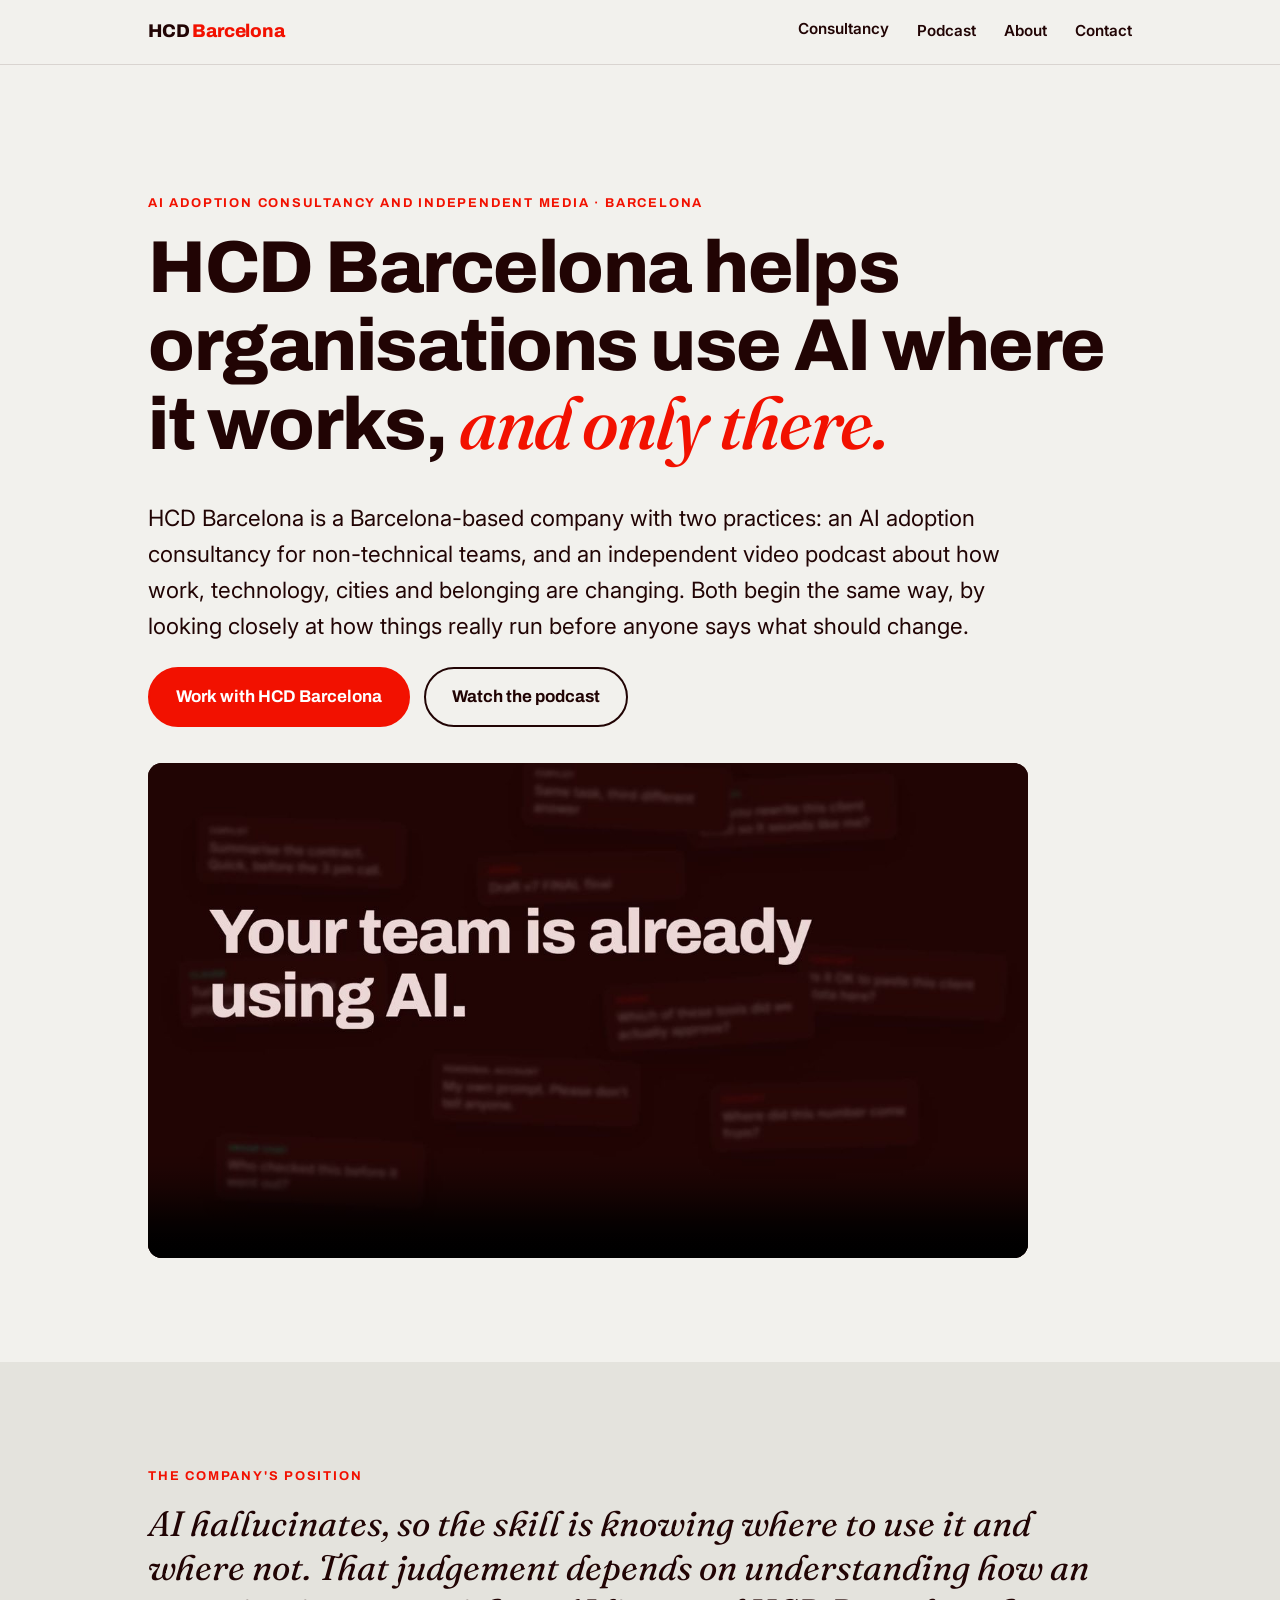
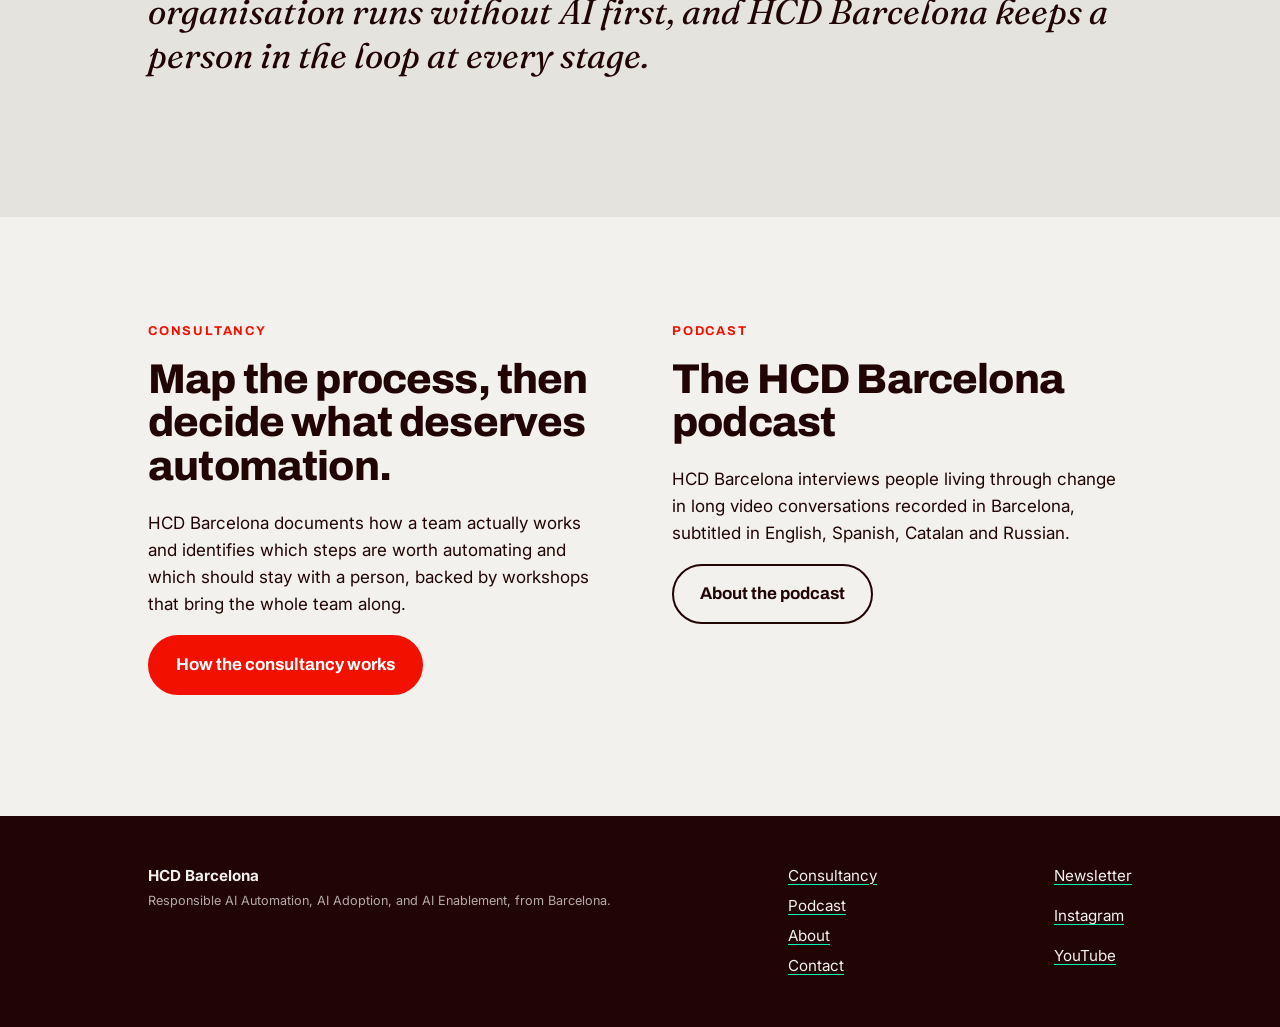
<file: index.html>
<!doctype html>
<html lang="en">
<head>
<meta charset="utf-8">
<meta name="viewport" content="width=device-width, initial-scale=1">
<title>HCD Barcelona | AI adoption consultancy and independent media</title>
<meta name="description" content="HCD Barcelona is a Barcelona-based AI adoption consultancy for non-technical teams and an independent video podcast about how work, technology, cities and belonging are changing.">
<meta property="og:title" content="HCD Barcelona | AI adoption consultancy and independent media">
<meta property="og:description" content="HCD Barcelona is a Barcelona-based AI adoption consultancy for non-technical teams and an independent video podcast about how work, technology, cities and belonging are changing.">
<meta property="og:type" content="website">
<meta property="og:url" content="https://hcdbarcelona.com/">
<link rel="canonical" href="https://hcdbarcelona.com/">
<link rel="preconnect" href="https://fonts.googleapis.com">
<link rel="preconnect" href="https://fonts.gstatic.com" crossorigin>
<link href="https://fonts.googleapis.com/css2?family=Archivo:wght@600;700;800&family=Fraunces:ital,wght@1,500&family=Inter:wght@400;600&display=swap" rel="stylesheet">
<link rel="icon" type="image/png" href="assets/img/favicon.png">
<meta property="og:image" content="https://hcdbarcelona.com/assets/img/hcd-square.png">
<link rel="stylesheet" href="css/style.css?v=20261007q">
<script type="application/ld+json">{"@context": "https://schema.org", "@type": "Organization", "name": "HCD Barcelona", "url": "https://hcdbarcelona.com/", "logo": "https://hcdbarcelona.com/assets/img/hcd-logo.png", "description": "AI adoption consultancy and independent media company based in Barcelona.", "address": {"@type": "PostalAddress", "addressLocality": "Barcelona", "addressCountry": "ES"}, "founder": {"@type": "Person", "name": "Daria Gavrilova"}, "sameAs": ["https://www.youtube.com/@hcdbarcelona", "https://www.instagram.com/hcdbarcelona", "https://ladaria.substack.com"]}</script>
</head>
<body>
<header class="site-header"><div class="wrap">
  <a class="brand" href="./">HCD <span>Barcelona</span></a>
  <nav class="nav" aria-label="Main">
    <div class="has-sub">
      <a href="./consultancy/">Consultancy</a>
      <div class="submenu"><div>
        <a href="./consultancy/">Services &amp; pricing</a>
        <a href="./consultancy/#case-studies">Case studies</a>
      </div></div>
    </div>
    <a href="./podcast/">Podcast</a>
    <a href="./about/">About</a>
    <a href="./contact/">Contact</a>
  </nav>
</div></header>

<main>
<section class="hero"><div class="wrap">
  <p class="eyebrow">AI adoption consultancy and independent media · Barcelona</p>
  <h1>HCD Barcelona helps organisations use AI where it works, <em>and only there.</em></h1>
  <p class="lede">HCD Barcelona is a Barcelona-based company with two practices: an AI adoption consultancy for non-technical teams, and an independent video podcast about how work, technology, cities and belonging are changing. Both begin the same way, by looking closely at how things really run before anyone says what should change.</p>
  <div class="actions">
    <a class="btn" href="./consultancy/">Work with HCD Barcelona</a>
    <a class="btn ghost" href="./podcast/">Watch the podcast</a>
  </div>
  <figure class="promo">
    <video controls playsinline preload="metadata" poster="assets/img/promo-poster.jpg" aria-label="HCD Barcelona consultancy promo video, 45 seconds">
      <source src="assets/video/hcd-consultancy-promo.mp4" type="video/mp4">
      Your browser cannot play this video. <a href="assets/video/hcd-consultancy-promo.mp4">Download it</a>.
    </video>
  </figure>
</div></section>

<section class="band"><div class="wrap">
  <p class="eyebrow">The company's position</p>
  <p class="pull">AI hallucinates, so the skill is knowing where to use it and where not. That judgement depends on understanding how an organisation runs without AI first, and HCD Barcelona keeps a person in the loop at every stage.</p>
</div></section>

<section><div class="wrap">
  <div class="split">
    <div>
      <p class="eyebrow">Consultancy</p>
      <h2>Map the process, then decide what deserves automation.</h2>
      <p>HCD Barcelona documents how a team actually works and identifies which steps are worth automating and which should stay with a person, backed by workshops that bring the whole team along.</p>
      <p><a class="btn" href="./consultancy/">How the consultancy works</a></p>
    </div>
    <div>
      <p class="eyebrow">Podcast</p>
      <h2>The HCD Barcelona podcast</h2>
      <p>HCD Barcelona interviews people living through change in long video conversations recorded in Barcelona, subtitled in English, Spanish, Catalan and Russian.</p>
      <p><a class="btn ghost" href="./podcast/">About the podcast</a></p>
    </div>
  </div>
</div></section>

</main>

<footer class="site-footer"><div class="wrap">
  <div><strong>HCD Barcelona</strong><br><small>Responsible AI Automation, AI Adoption, and AI Enablement, from Barcelona.</small></div>
  <ul>
    <li><a href="./consultancy/">Consultancy</a></li>
    <li><a href="./podcast/">Podcast</a></li>
    <li><a href="./about/">About</a></li>
    <li><a href="./contact/">Contact</a></li>
  </ul>
  <ul>
    <li><a href="https://ladaria.substack.com" rel="noopener">Newsletter</a></li>
    <li><a href="https://www.instagram.com/hcdbarcelona" rel="noopener">Instagram</a></li>
    <li><a href="https://www.youtube.com/@hcdbarcelona" rel="noopener">YouTube</a></li>
    <!-- TODO: add LinkedIn URL -->
  </ul>
</div></footer>
<script src="js/main.js?v=20261007q"></script>
</body>
</html>
</file>
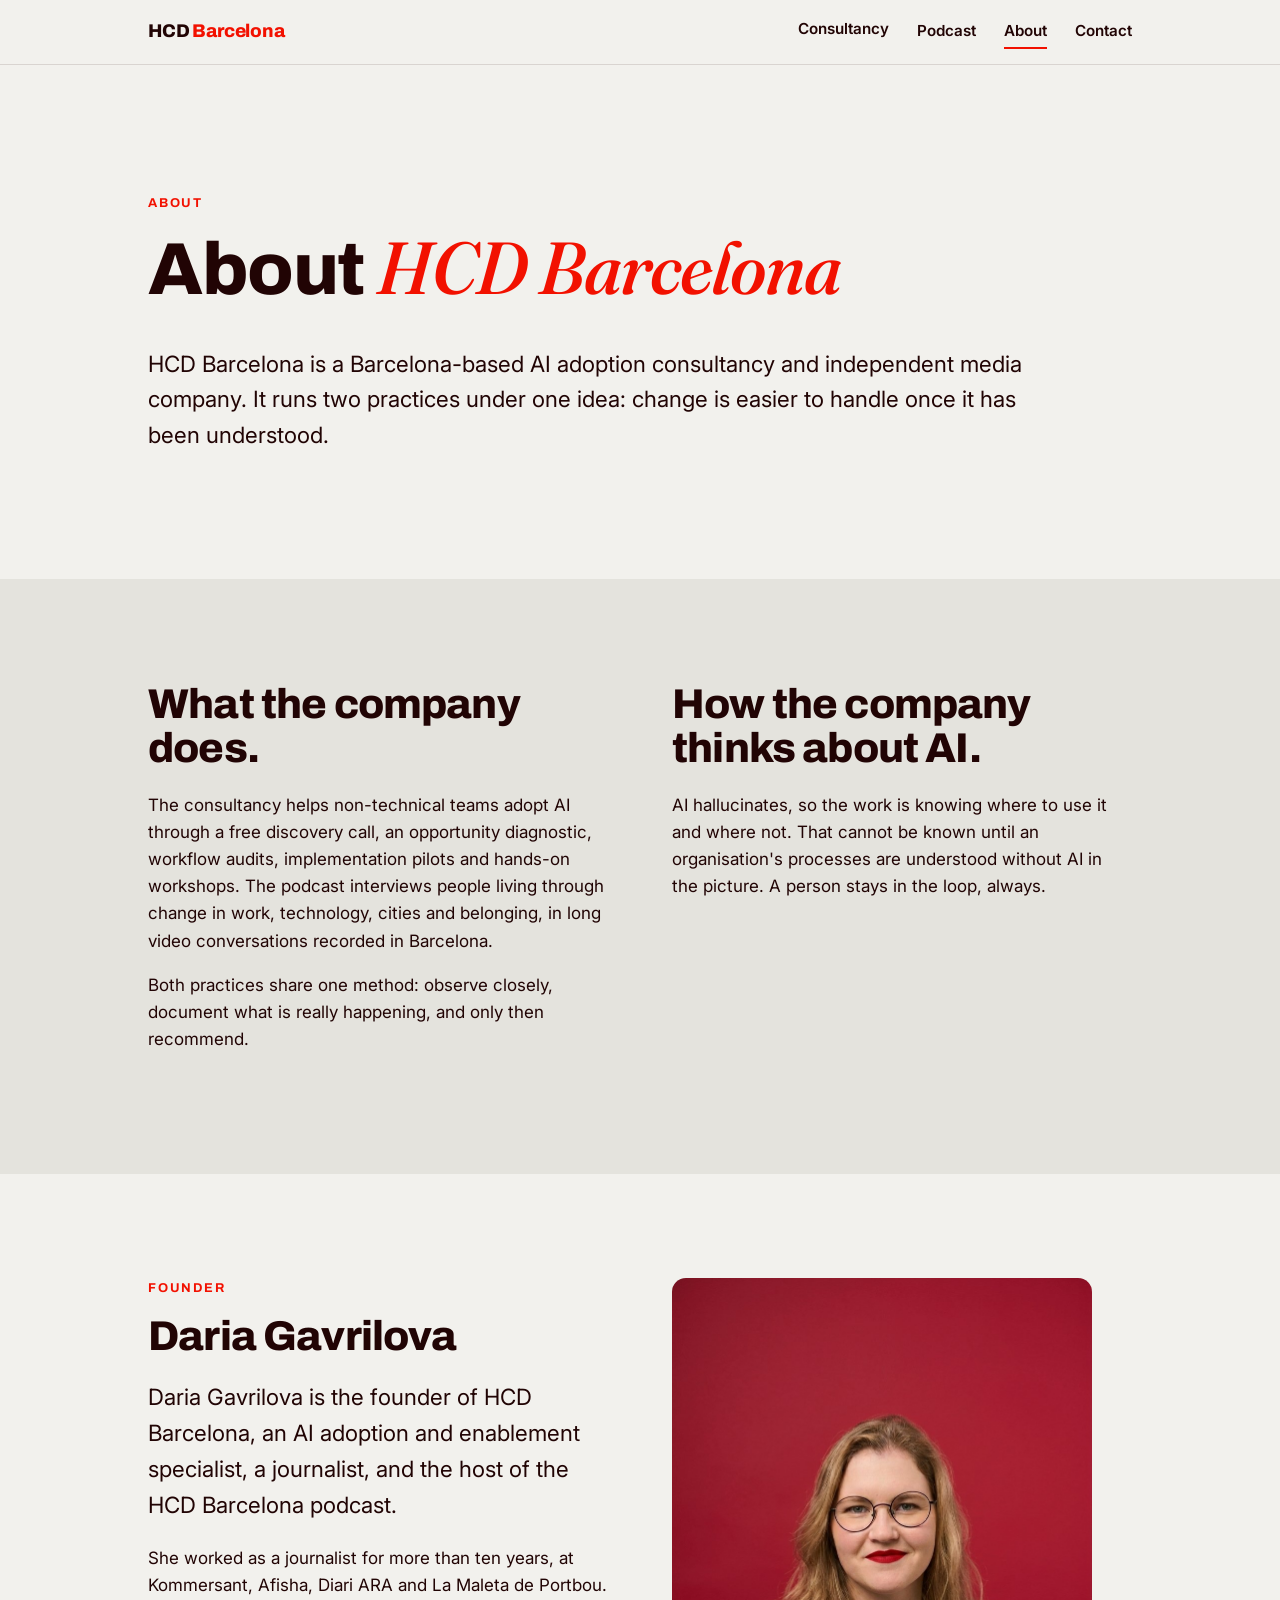
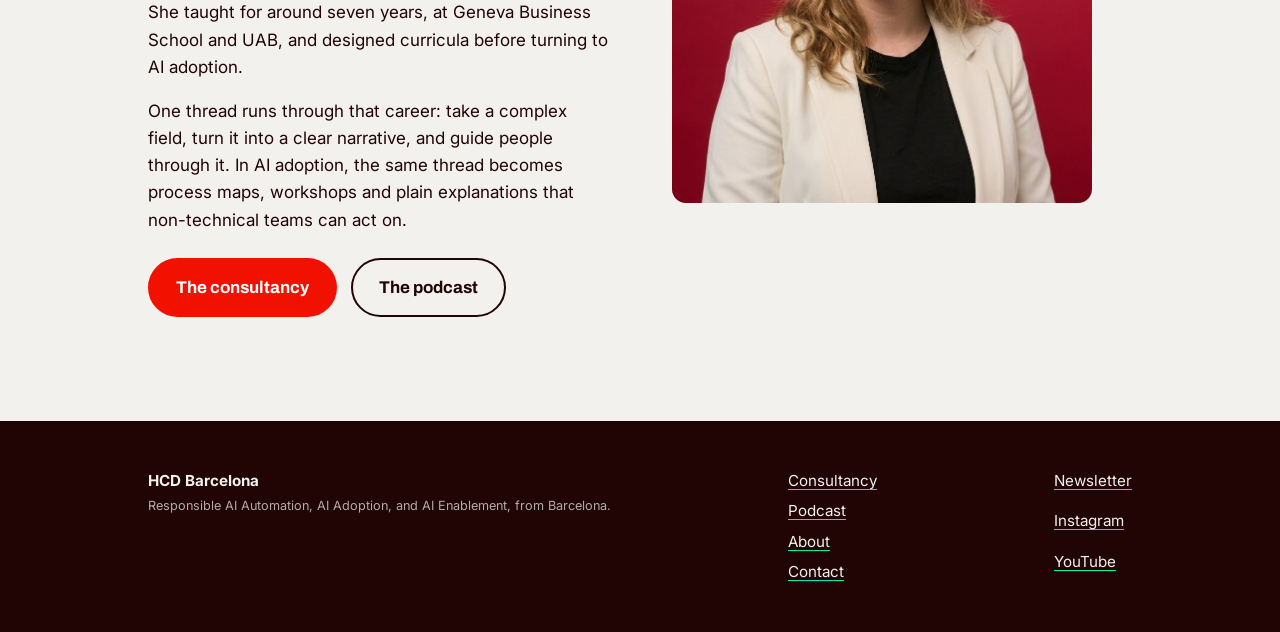
<file: about/index.html>
<!doctype html>
<html lang="en">
<head>
<meta charset="utf-8">
<meta name="viewport" content="width=device-width, initial-scale=1">
<title>About HCD Barcelona | Founder Daria Gavrilova</title>
<meta name="description" content="HCD Barcelona is a Barcelona-based AI adoption consultancy and independent media company, founded by journalist and AI adoption specialist Daria Gavrilova.">
<meta property="og:title" content="About HCD Barcelona | Founder Daria Gavrilova">
<meta property="og:description" content="HCD Barcelona is a Barcelona-based AI adoption consultancy and independent media company, founded by journalist and AI adoption specialist Daria Gavrilova.">
<meta property="og:type" content="profile">
<meta property="og:url" content="https://hcdbarcelona.com/about/">
<link rel="canonical" href="https://hcdbarcelona.com/about/">
<link rel="preconnect" href="https://fonts.googleapis.com">
<link rel="preconnect" href="https://fonts.gstatic.com" crossorigin>
<link href="https://fonts.googleapis.com/css2?family=Archivo:wght@600;700;800&family=Fraunces:ital,wght@1,500&family=Inter:wght@400;600&display=swap" rel="stylesheet">
<link rel="icon" type="image/png" href="../assets/img/favicon.png">
<meta property="og:image" content="https://hcdbarcelona.com/assets/img/hcd-square.png">
<link rel="stylesheet" href="../css/style.css?v=20261007q">
<script type="application/ld+json">{"@context": "https://schema.org", "@type": "Person", "name": "Daria Gavrilova", "jobTitle": "Founder of HCD Barcelona; AI adoption and enablement specialist, journalist and host", "worksFor": {"@type": "Organization", "name": "HCD Barcelona", "url": "https://hcdbarcelona.com/"}, "url": "https://hcdbarcelona.com/about/", "sameAs": ["https://www.youtube.com/@hcdbarcelona", "https://www.instagram.com/hcdbarcelona", "https://ladaria.substack.com"]}</script>
</head>
<body>
<header class="site-header"><div class="wrap">
  <a class="brand" href="../">HCD <span>Barcelona</span></a>
  <nav class="nav" aria-label="Main">
    <div class="has-sub">
      <a href="../consultancy/">Consultancy</a>
      <div class="submenu"><div>
        <a href="../consultancy/">Services &amp; pricing</a>
        <a href="../consultancy/#case-studies">Case studies</a>
      </div></div>
    </div>
    <a href="../podcast/">Podcast</a>
    <a href="../about/">About</a>
    <a href="../contact/">Contact</a>
  </nav>
</div></header>

<main>
<section class="hero"><div class="wrap">
  <p class="eyebrow">About</p>
  <h1>About <em>HCD Barcelona</em></h1>
  <p class="lede">HCD Barcelona is a Barcelona-based AI adoption consultancy and independent media company. It runs two practices under one idea: change is easier to handle once it has been understood.</p>
</div></section>

<section class="band"><div class="wrap split">
  <div>
    <h2>What the company does.</h2>
    <p>The consultancy helps non-technical teams adopt AI through a free discovery call, an opportunity diagnostic, workflow audits, implementation pilots and hands-on workshops. The podcast interviews people living through change in work, technology, cities and belonging, in long video conversations recorded in Barcelona.</p>
    <p>Both practices share one method: observe closely, document what is really happening, and only then recommend.</p>
  </div>
  <div>
    <h2>How the company thinks about AI.</h2>
    <p>AI hallucinates, so the work is knowing where to use it and where not. That cannot be known until an organisation's processes are understood without AI in the picture. A person stays in the loop, always.</p>
  </div>
</div></section>

<section><div class="wrap split">
<div>
  <p class="eyebrow">Founder</p>
  <h2>Daria Gavrilova</h2>
  <p class="lede">Daria Gavrilova is the founder of HCD Barcelona, an AI adoption and enablement specialist, a journalist, and the host of the HCD Barcelona podcast.</p>
  <p>She worked as a journalist for more than ten years, at Kommersant, Afisha, Diari ARA and La Maleta de Portbou. She taught for around seven years, at Geneva Business School and UAB, and designed curricula before turning to AI adoption.</p>
  <p>One thread runs through that career: take a complex field, turn it into a clear narrative, and guide people through it. In AI adoption, the same thread becomes process maps, workshops and plain explanations that non-technical teams can act on.</p>
  <div class="actions">
    <a class="btn" href="../consultancy/">The consultancy</a>
    <a class="btn ghost" href="../podcast/">The podcast</a>
  </div>
</div>
<figure class="photo portrait"><img src="../assets/img/daria-portrait.jpg" alt="Portrait of Daria Gavrilova, founder of HCD Barcelona" width="843" height="1264" loading="lazy"></figure>
</div></section>
</main>

<footer class="site-footer"><div class="wrap">
  <div><strong>HCD Barcelona</strong><br><small>Responsible AI Automation, AI Adoption, and AI Enablement, from Barcelona.</small></div>
  <ul>
    <li><a href="../consultancy/">Consultancy</a></li>
    <li><a href="../podcast/">Podcast</a></li>
    <li><a href="../about/">About</a></li>
    <li><a href="../contact/">Contact</a></li>
  </ul>
  <ul>
    <li><a href="https://ladaria.substack.com" rel="noopener">Newsletter</a></li>
    <li><a href="https://www.instagram.com/hcdbarcelona" rel="noopener">Instagram</a></li>
    <li><a href="https://www.youtube.com/@hcdbarcelona" rel="noopener">YouTube</a></li>
    <!-- TODO: add LinkedIn URL -->
  </ul>
</div></footer>
<script src="../js/main.js?v=20261007q"></script>
</body>
</html>
</file>
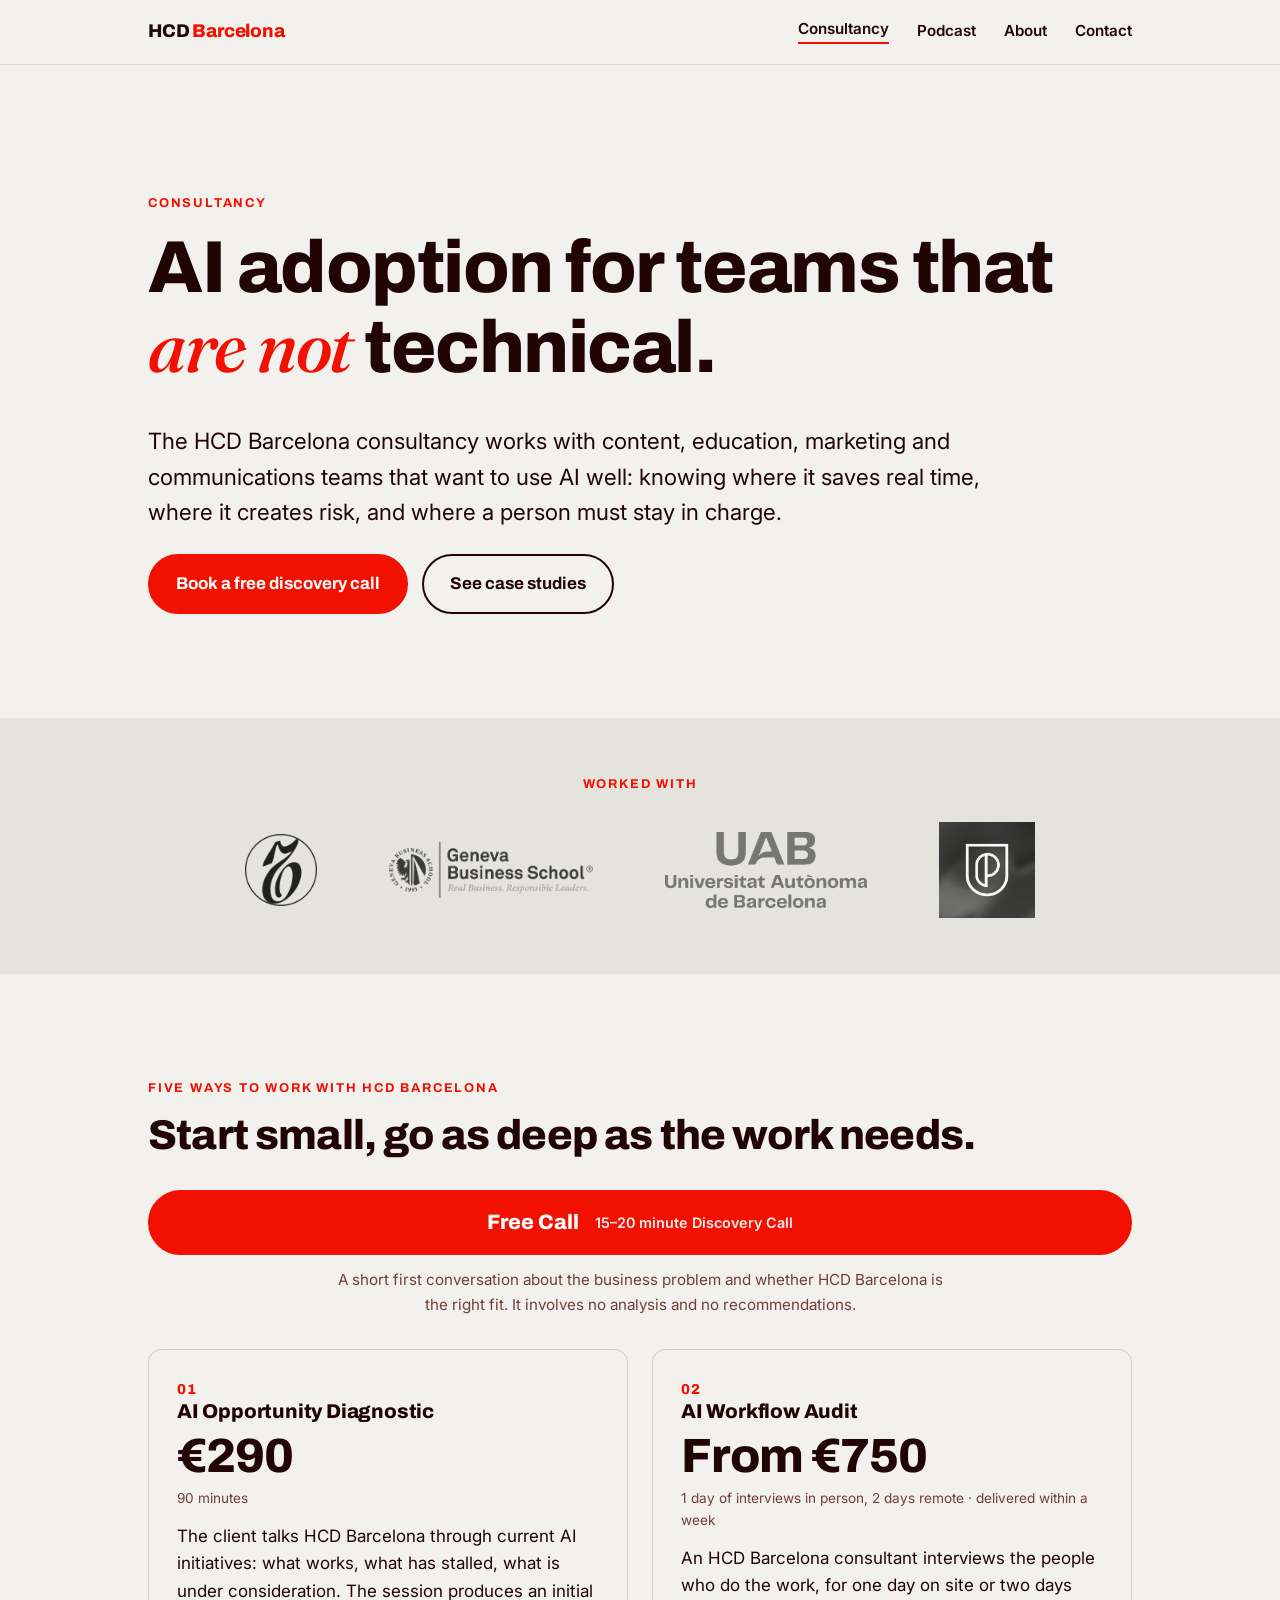
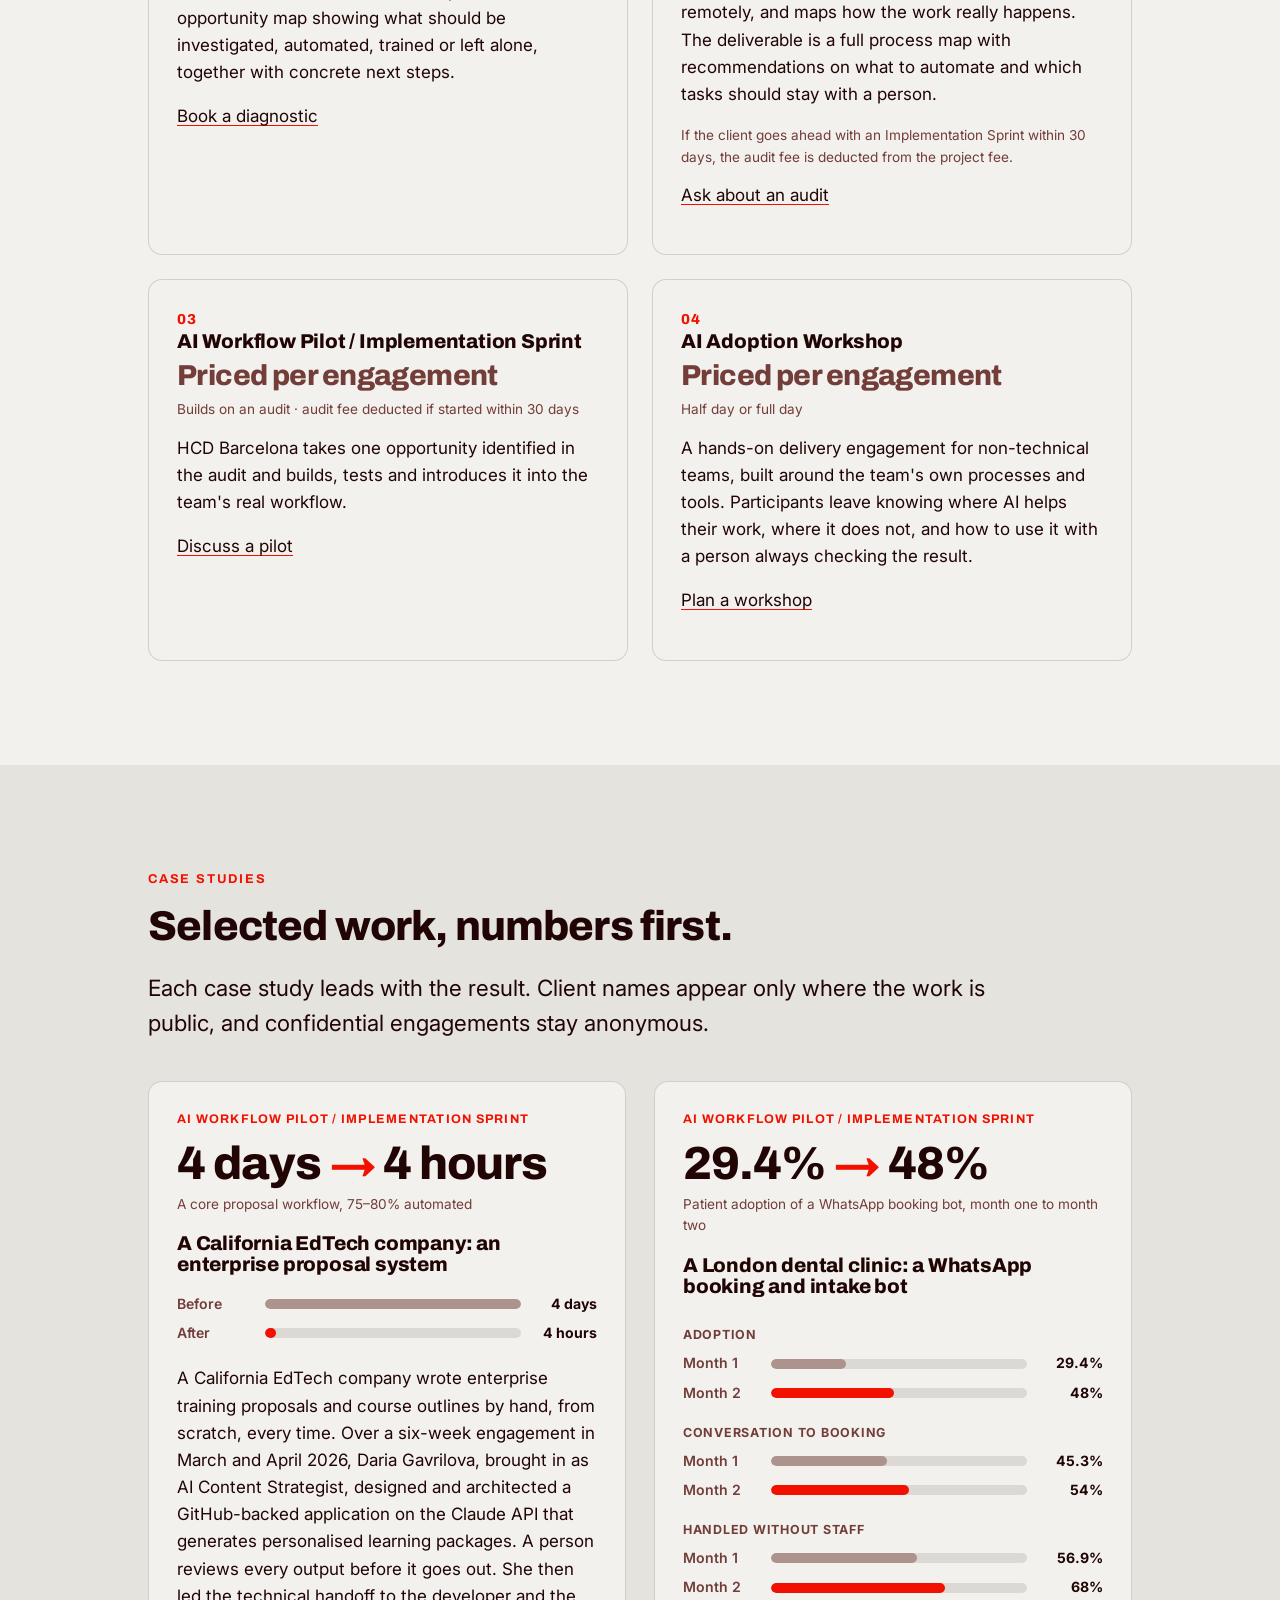
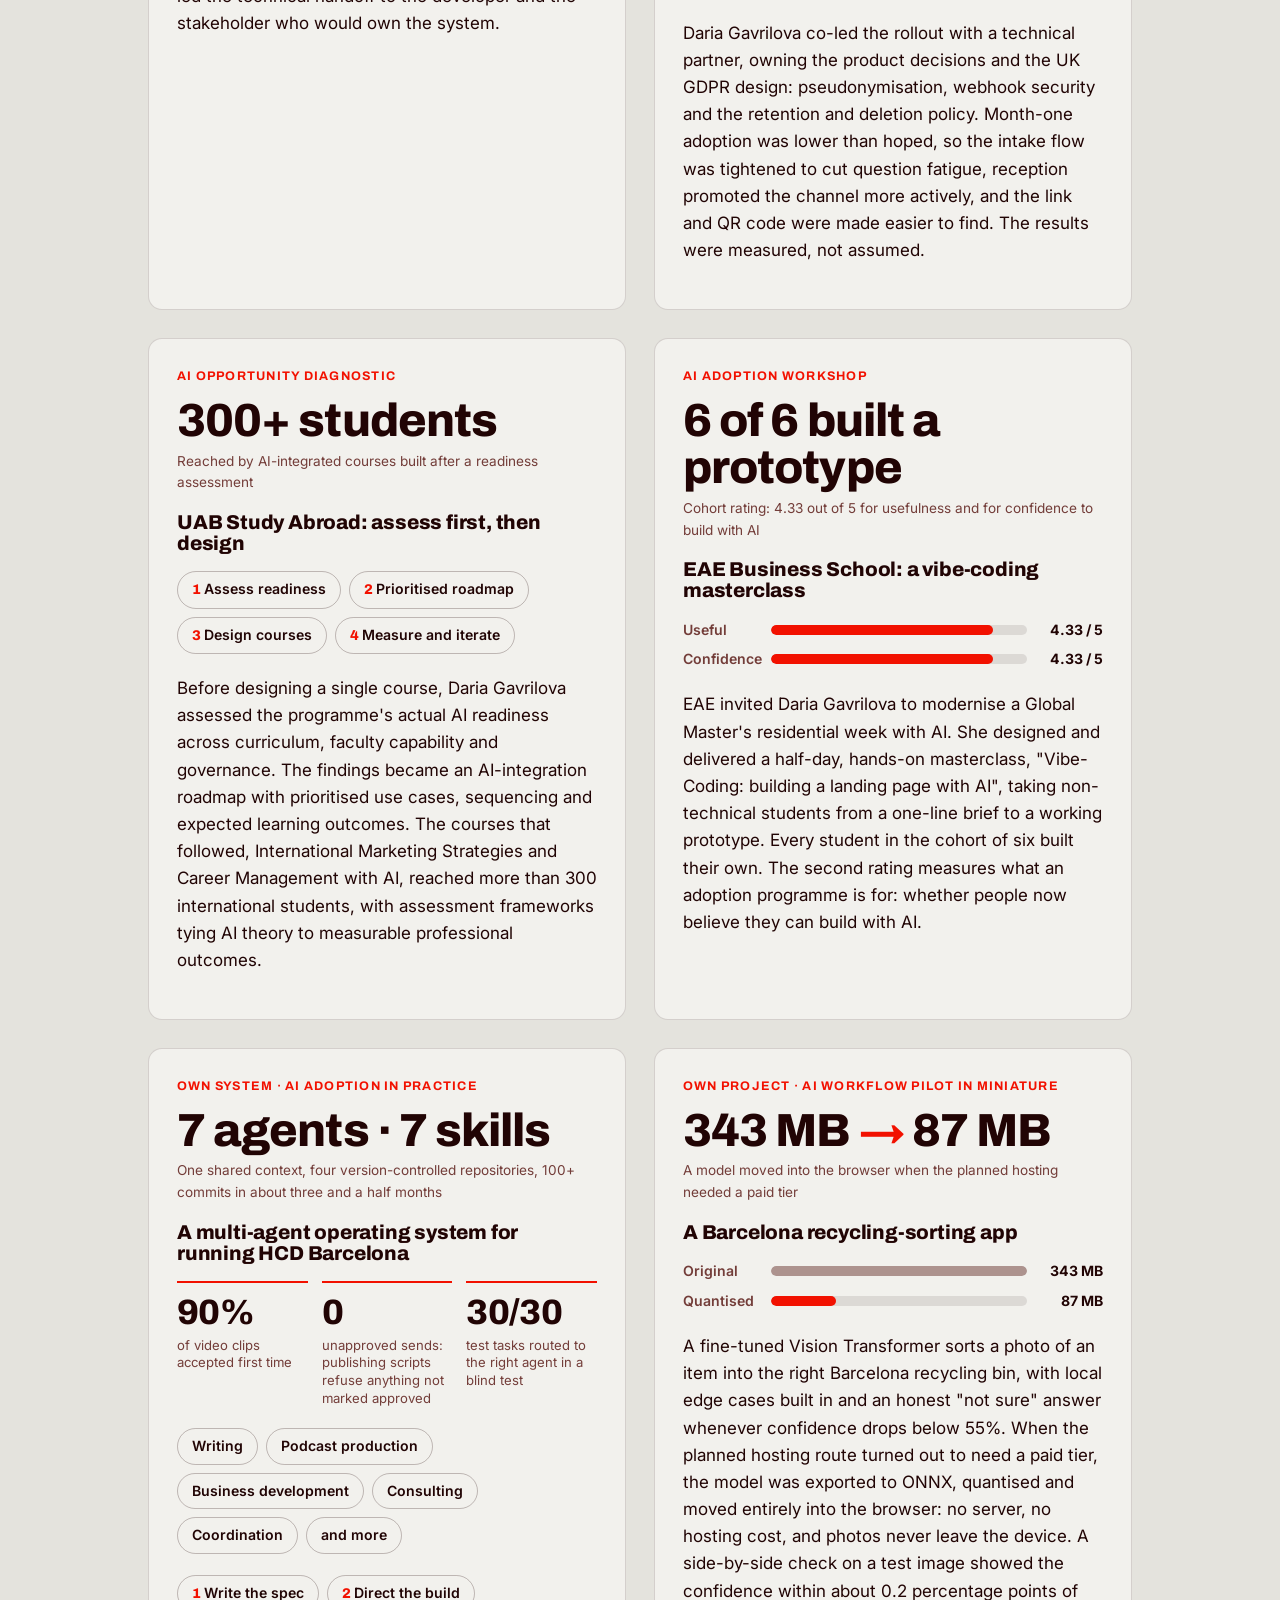
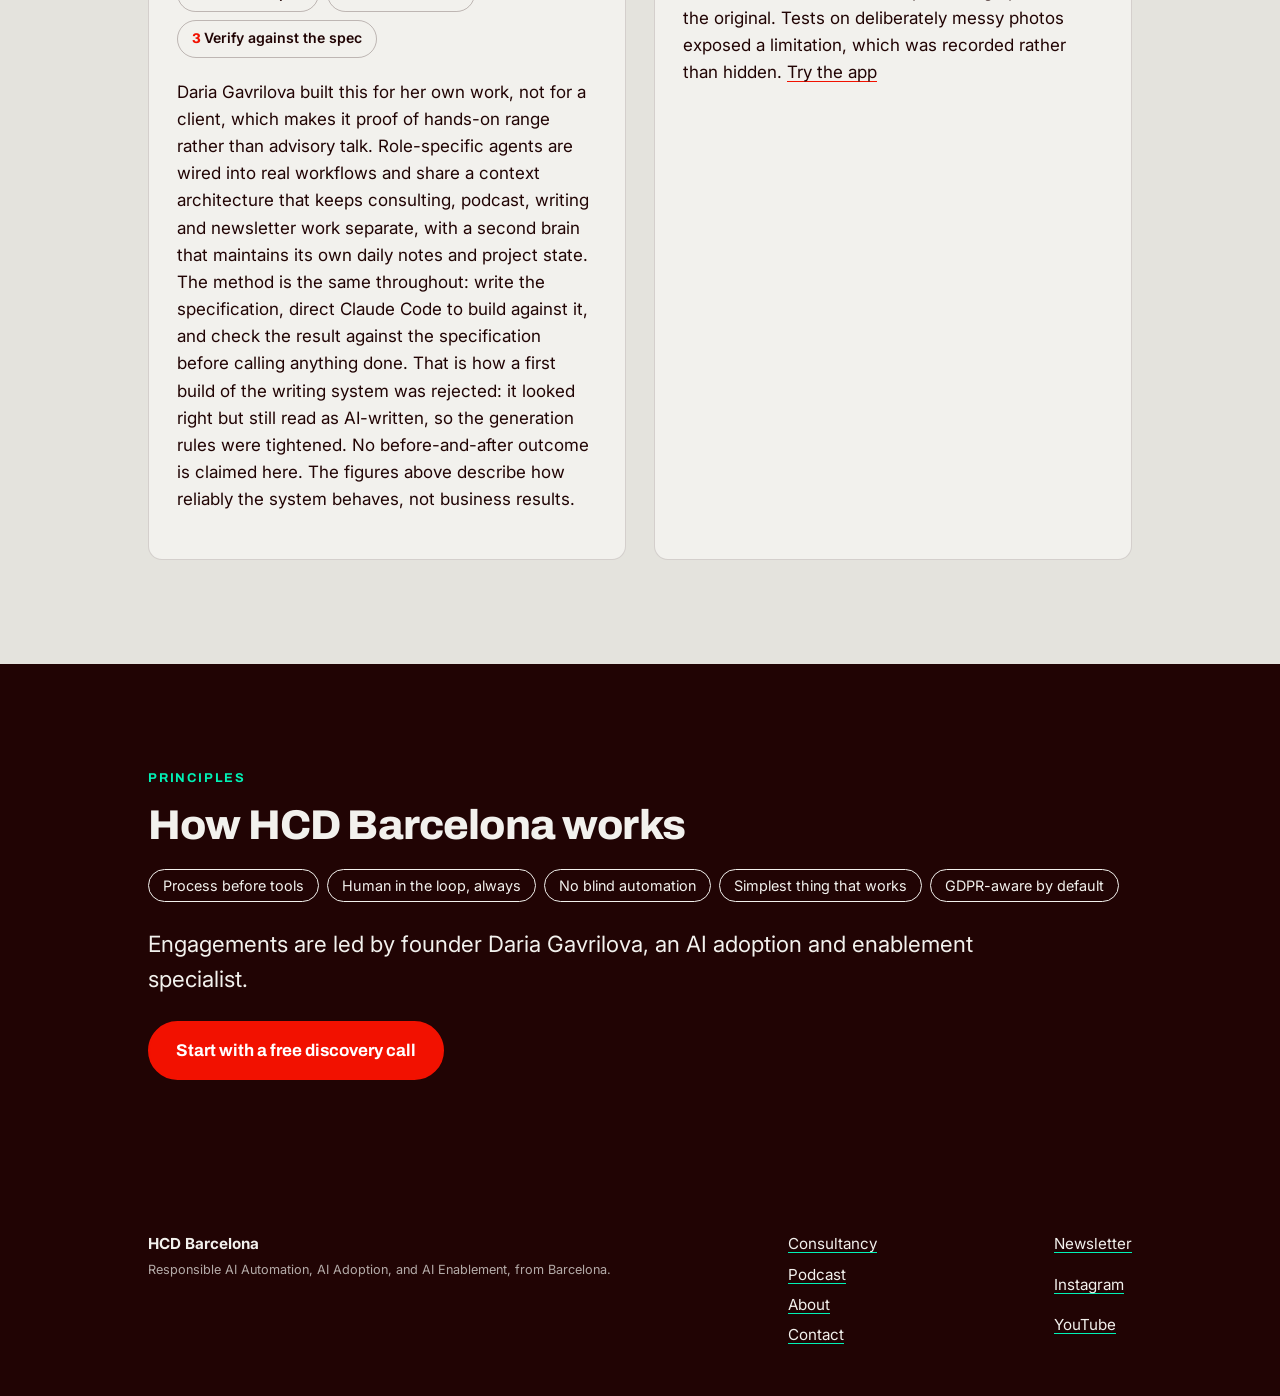
<file: consultancy/index.html>
<!doctype html>
<html lang="en">
<head>
<meta charset="utf-8">
<meta name="viewport" content="width=device-width, initial-scale=1">
<title>AI consultancy | HCD Barcelona</title>
<meta name="description" content="HCD Barcelona's AI consultancy works with non-technical teams through a free discovery call, an AI opportunity diagnostic, an AI workflow audit with a full process map, an implementation pilot, and hands-on adoption workshops.">
<meta property="og:title" content="AI consultancy | HCD Barcelona">
<meta property="og:description" content="HCD Barcelona's AI consultancy works with non-technical teams through a free discovery call, an AI opportunity diagnostic, an AI workflow audit with a full process map, an implementation pilot, and hands-on adoption workshops.">
<meta property="og:type" content="website">
<meta property="og:url" content="https://hcdbarcelona.com/consultancy/">
<link rel="canonical" href="https://hcdbarcelona.com/consultancy/">
<link rel="preconnect" href="https://fonts.googleapis.com">
<link rel="preconnect" href="https://fonts.gstatic.com" crossorigin>
<link href="https://fonts.googleapis.com/css2?family=Archivo:wght@600;700;800&family=Fraunces:ital,wght@1,500&family=Inter:wght@400;600&display=swap" rel="stylesheet">
<link rel="icon" type="image/png" href="../assets/img/favicon.png">
<meta property="og:image" content="https://hcdbarcelona.com/assets/img/hcd-square.png">
<link rel="stylesheet" href="../css/style.css?v=20261007q">
</head>
<body>
<header class="site-header"><div class="wrap">
  <a class="brand" href="../">HCD <span>Barcelona</span></a>
  <nav class="nav" aria-label="Main">
    <div class="has-sub">
      <a href="../consultancy/">Consultancy</a>
      <div class="submenu"><div>
        <a href="../consultancy/">Services &amp; pricing</a>
        <a href="../consultancy/#case-studies">Case studies</a>
      </div></div>
    </div>
    <a href="../podcast/">Podcast</a>
    <a href="../about/">About</a>
    <a href="../contact/">Contact</a>
  </nav>
</div></header>

<main>
<section class="hero"><div class="wrap">
  <p class="eyebrow">Consultancy</p>
  <h1>AI adoption for teams that <em>are not</em> technical.</h1>
  <p class="lede">The HCD Barcelona consultancy works with content, education, marketing and communications teams that want to use AI well: knowing where it saves real time, where it creates risk, and where a person must stay in charge.</p>
  <div class="actions"><a class="btn" href="../contact/">Book a free discovery call</a><a class="btn ghost" href="#case-studies">See case studies</a></div>
</div></section>

<section class="band logos-band"><div class="wrap">
  <p class="eyebrow">Worked with</p>
  <ul class="logos">
    <li><a href="https://www.kommersant.ru/" target="_blank" rel="noopener" aria-label="Kommersant (opens in a new tab)"><img src="../assets/img/clients/kommersant.png" alt="Kommersant" height="72"></a></li>
    <li><a href="https://gbsge.com/" target="_blank" rel="noopener" aria-label="Geneva Business School (opens in a new tab)"><img src="../assets/img/clients/geneva-business-school.png" alt="Geneva Business School" height="56"></a></li>
    <li><a href="https://www.uab.cat/" target="_blank" rel="noopener" aria-label="Universitat Autònoma de Barcelona (opens in a new tab)"><img src="../assets/img/clients/uab.png" alt="Universitat Autònoma de Barcelona" height="64"></a></li>
    <li><a href="https://productschool.com/" target="_blank" rel="noopener" aria-label="Product School (opens in a new tab)"><img src="../assets/img/clients/product-school.png" alt="Product School" height="64"></a></li>
  </ul>
</div></section>

<section><div class="wrap">
  <p class="eyebrow">Five ways to work with HCD Barcelona</p>
  <h2>Start small, go as deep as the work needs.</h2>
  <a class="freecall" href="../contact/"><span>Free Call</span><small>15–20 minute Discovery Call</small></a>
  <p class="freenote">A short first conversation about the business problem and whether HCD Barcelona is the right fit. It involves no analysis and no recommendations.</p>
  <div class="grid wide">
    <div class="card">
      <div class="num">01</div>
      <h3>AI Opportunity Diagnostic</h3>
      <p class="price">€290</p>
      <p class="note">90 minutes</p>
      <p>The client talks HCD Barcelona through current AI initiatives: what works, what has stalled, what is under consideration. The session produces an initial opportunity map showing what should be investigated, automated, trained or left alone, together with concrete next steps.</p>
      <p><a href="../contact/">Book a diagnostic</a></p>
    </div>
    <div class="card">
      <div class="num">02</div>
      <h3>AI Workflow Audit</h3>
      <p class="price">From €750</p>
      <p class="note">1 day of interviews in person, 2 days remote · delivered within a week</p>
      <p>An HCD Barcelona consultant interviews the people who do the work, for one day on site or two days remotely, and maps how the work really happens. The deliverable is a full process map with recommendations on what to automate and which tasks should stay with a person.</p>
      <p class="note">If the client goes ahead with an Implementation Sprint within 30 days, the audit fee is deducted from the project fee.</p>
      <p><a href="../contact/">Ask about an audit</a></p>
    </div>
    <div class="card">
      <div class="num">03</div>
      <h3>AI Workflow Pilot / Implementation Sprint</h3>
      <p class="price soft">Priced per engagement</p>
      <p class="note">Builds on an audit · audit fee deducted if started within 30 days</p>
      <p>HCD Barcelona takes one opportunity identified in the audit and builds, tests and introduces it into the team's real workflow.</p>
      <p><a href="../contact/">Discuss a pilot</a></p>
    </div>
    <div class="card">
      <div class="num">04</div>
      <h3>AI Adoption Workshop</h3>
      <p class="price soft">Priced per engagement</p>
      <p class="note">Half day or full day</p>
      <p>A hands-on delivery engagement for non-technical teams, built around the team's own processes and tools. Participants leave knowing where AI helps their work, where it does not, and how to use it with a person always checking the result.</p>
      <p><a href="../contact/">Plan a workshop</a></p>
    </div>
  </div>
</div></section>

<section class="band" id="case-studies"><div class="wrap">
  <p class="eyebrow">Case studies</p>
  <h2>Selected work, numbers first.</h2>
  <p class="lede">Each case study leads with the result. Client names appear only where the work is public, and confidential engagements stay anonymous.</p>
  <div class="grid wide cases">

    <article class="card case">
      <p class="tag">AI Workflow Pilot / Implementation Sprint</p>
      <p class="metric">4 days <span class="arrow">→</span> 4 hours</p>
      <p class="note">A core proposal workflow, 75–80% automated</p>
      <h3>A California EdTech company: an enterprise proposal system</h3>
      <div class="bars" role="img" aria-label="Time to produce a proposal fell from four days to four hours">
        <div class="bar-row"><span class="bar-label">Before</span><span class="bar"><i class="was" style="width:100%"></i></span><span class="bar-val">4 days</span></div>
        <div class="bar-row"><span class="bar-label">After</span><span class="bar"><i style="width:4.2%"></i></span><span class="bar-val">4 hours</span></div>
      </div>
      <p>A California EdTech company wrote enterprise training proposals and course outlines by hand, from scratch, every time. Over a six-week engagement in March and April 2026, Daria Gavrilova, brought in as AI Content Strategist, designed and architected a GitHub-backed application on the Claude API that generates personalised learning packages. A person reviews every output before it goes out. She then led the technical handoff to the developer and the stakeholder who would own the system.</p>
    </article>

    <article class="card case">
      <p class="tag">AI Workflow Pilot / Implementation Sprint</p>
      <p class="metric">29.4% <span class="arrow">→</span> 48%</p>
      <p class="note">Patient adoption of a WhatsApp booking bot, month one to month two</p>
      <h3>A London dental clinic: a WhatsApp booking and intake bot</h3>
      <div class="bars" role="img" aria-label="Month one against month two: adoption 29.4 to 48 percent, booking conversion 45.3 to 54 percent, conversations handled without staff 56.9 to 68 percent">
        <p class="bar-group">Adoption</p>
        <div class="bar-row"><span class="bar-label">Month 1</span><span class="bar"><i class="was" style="width:29.4%"></i></span><span class="bar-val">29.4%</span></div>
        <div class="bar-row"><span class="bar-label">Month 2</span><span class="bar"><i style="width:48%"></i></span><span class="bar-val">48%</span></div>
        <p class="bar-group">Conversation to booking</p>
        <div class="bar-row"><span class="bar-label">Month 1</span><span class="bar"><i class="was" style="width:45.3%"></i></span><span class="bar-val">45.3%</span></div>
        <div class="bar-row"><span class="bar-label">Month 2</span><span class="bar"><i style="width:54%"></i></span><span class="bar-val">54%</span></div>
        <p class="bar-group">Handled without staff</p>
        <div class="bar-row"><span class="bar-label">Month 1</span><span class="bar"><i class="was" style="width:56.9%"></i></span><span class="bar-val">56.9%</span></div>
        <div class="bar-row"><span class="bar-label">Month 2</span><span class="bar"><i style="width:68%"></i></span><span class="bar-val">68%</span></div>
      </div>
      <p>Daria Gavrilova co-led the rollout with a technical partner, owning the product decisions and the UK GDPR design: pseudonymisation, webhook security and the retention and deletion policy. Month-one adoption was lower than hoped, so the intake flow was tightened to cut question fatigue, reception promoted the channel more actively, and the link and QR code were made easier to find. The results were measured, not assumed.</p>
    </article>

    <article class="card case">
      <p class="tag">AI Opportunity Diagnostic</p>
      <p class="metric">300+ students</p>
      <p class="note">Reached by AI-integrated courses built after a readiness assessment</p>
      <h3>UAB Study Abroad: assess first, then design</h3>
      <ol class="steps" aria-label="Process">
        <li>Assess readiness</li><li>Prioritised roadmap</li><li>Design courses</li><li>Measure and iterate</li>
      </ol>
      <p>Before designing a single course, Daria Gavrilova assessed the programme's actual AI readiness across curriculum, faculty capability and governance. The findings became an AI-integration roadmap with prioritised use cases, sequencing and expected learning outcomes. The courses that followed, International Marketing Strategies and Career Management with AI, reached more than 300 international students, with assessment frameworks tying AI theory to measurable professional outcomes.</p>
    </article>

    <article class="card case">
      <p class="tag">AI Adoption Workshop</p>
      <p class="metric">6 of 6 built a prototype</p>
      <p class="note">Cohort rating: 4.33 out of 5 for usefulness and for confidence to build with AI</p>
      <h3>EAE Business School: a vibe-coding masterclass</h3>
      <div class="bars" role="img" aria-label="Cohort rating of 4.33 out of 5 for usefulness and 4.33 out of 5 for confidence to build with AI">
        <div class="bar-row"><span class="bar-label">Useful</span><span class="bar"><i style="width:86.6%"></i></span><span class="bar-val">4.33 / 5</span></div>
        <div class="bar-row"><span class="bar-label">Confidence</span><span class="bar"><i style="width:86.6%"></i></span><span class="bar-val">4.33 / 5</span></div>
      </div>
      <p>EAE invited Daria Gavrilova to modernise a Global Master's residential week with AI. She designed and delivered a half-day, hands-on masterclass, "Vibe-Coding: building a landing page with AI", taking non-technical students from a one-line brief to a working prototype. Every student in the cohort of six built their own. The second rating measures what an adoption programme is for: whether people now believe they can build with AI.</p>
    </article>

    <article class="card case">
      <p class="tag">Own system · AI adoption in practice</p>
      <p class="metric">7 agents · 7 skills</p>
      <p class="note">One shared context, four version-controlled repositories, 100+ commits in about three and a half months</p>
      <h3>A multi-agent operating system for running HCD Barcelona</h3>
      <div class="stats" role="list">
        <p class="stat" role="listitem"><strong>90%</strong><span>of video clips accepted first time</span></p>
        <p class="stat" role="listitem"><strong>0</strong><span>unapproved sends: publishing scripts refuse anything not marked approved</span></p>
        <p class="stat" role="listitem"><strong>30/30</strong><span>test tasks routed to the right agent in a blind test</span></p>
      </div>
      <ul class="steps plain" aria-label="Areas covered by the agents">
        <li>Writing</li><li>Podcast production</li><li>Business development</li><li>Consulting</li><li>Coordination</li><li>and more</li>
      </ul>
      <ol class="steps" aria-label="Method">
        <li>Write the spec</li><li>Direct the build</li><li>Verify against the spec</li>
      </ol>
      <p>Daria Gavrilova built this for her own work, not for a client, which makes it proof of hands-on range rather than advisory talk. Role-specific agents are wired into real workflows and share a context architecture that keeps consulting, podcast, writing and newsletter work separate, with a second brain that maintains its own daily notes and project state. The method is the same throughout: write the specification, direct Claude Code to build against it, and check the result against the specification before calling anything done. That is how a first build of the writing system was rejected: it looked right but still read as AI-written, so the generation rules were tightened. No before-and-after outcome is claimed here. The figures above describe how reliably the system behaves, not business results.</p>
    </article>

    <article class="card case">
      <p class="tag">Own project · AI Workflow Pilot in miniature</p>
      <p class="metric">343 MB <span class="arrow">→</span> 87 MB</p>
      <p class="note">A model moved into the browser when the planned hosting needed a paid tier</p>
      <h3>A Barcelona recycling-sorting app</h3>
      <div class="bars" role="img" aria-label="Model size fell from 343 megabytes to 87 megabytes">
        <div class="bar-row"><span class="bar-label">Original</span><span class="bar"><i class="was" style="width:100%"></i></span><span class="bar-val">343 MB</span></div>
        <div class="bar-row"><span class="bar-label">Quantised</span><span class="bar"><i style="width:25.4%"></i></span><span class="bar-val">87 MB</span></div>
      </div>
      <p>A fine-tuned Vision Transformer sorts a photo of an item into the right Barcelona recycling bin, with local edge cases built in and an honest "not sure" answer whenever confidence drops below 55%. When the planned hosting route turned out to need a paid tier, the model was exported to ONNX, quantised and moved entirely into the browser: no server, no hosting cost, and photos never leave the device. A side-by-side check on a test image showed the confidence within about 0.2 percentage points of the original. Tests on deliberately messy photos exposed a limitation, which was recorded rather than hidden. <a href="https://privelegedgoose.github.io/recycling-app/" target="_blank" rel="noopener">Try the app</a></p>
    </article>

  </div>
</div></section>

<section class="dark"><div class="wrap">
  <p class="eyebrow">Principles</p>
  <h2>How HCD Barcelona works</h2>
  <ul class="tags">
    <li>Process before tools</li>
    <li>Human in the loop, always</li>
    <li>No blind automation</li>
    <li>Simplest thing that works</li>
    <li>GDPR-aware by default</li>
  </ul>
  <p class="lede" style="margin-top:1.5rem">Engagements are led by founder Daria Gavrilova, an AI adoption and enablement specialist.</p>
  <div class="actions"><a class="btn" href="../contact/">Start with a free discovery call</a></div>
</div></section>
</main>

<footer class="site-footer"><div class="wrap">
  <div><strong>HCD Barcelona</strong><br><small>Responsible AI Automation, AI Adoption, and AI Enablement, from Barcelona.</small></div>
  <ul>
    <li><a href="../consultancy/">Consultancy</a></li>
    <li><a href="../podcast/">Podcast</a></li>
    <li><a href="../about/">About</a></li>
    <li><a href="../contact/">Contact</a></li>
  </ul>
  <ul>
    <li><a href="https://ladaria.substack.com" rel="noopener">Newsletter</a></li>
    <li><a href="https://www.instagram.com/hcdbarcelona" rel="noopener">Instagram</a></li>
    <li><a href="https://www.youtube.com/@hcdbarcelona" rel="noopener">YouTube</a></li>
    <!-- TODO: add LinkedIn URL -->
  </ul>
</div></footer>
<script src="../js/main.js?v=20261007q"></script>
</body>
</html>
</file>
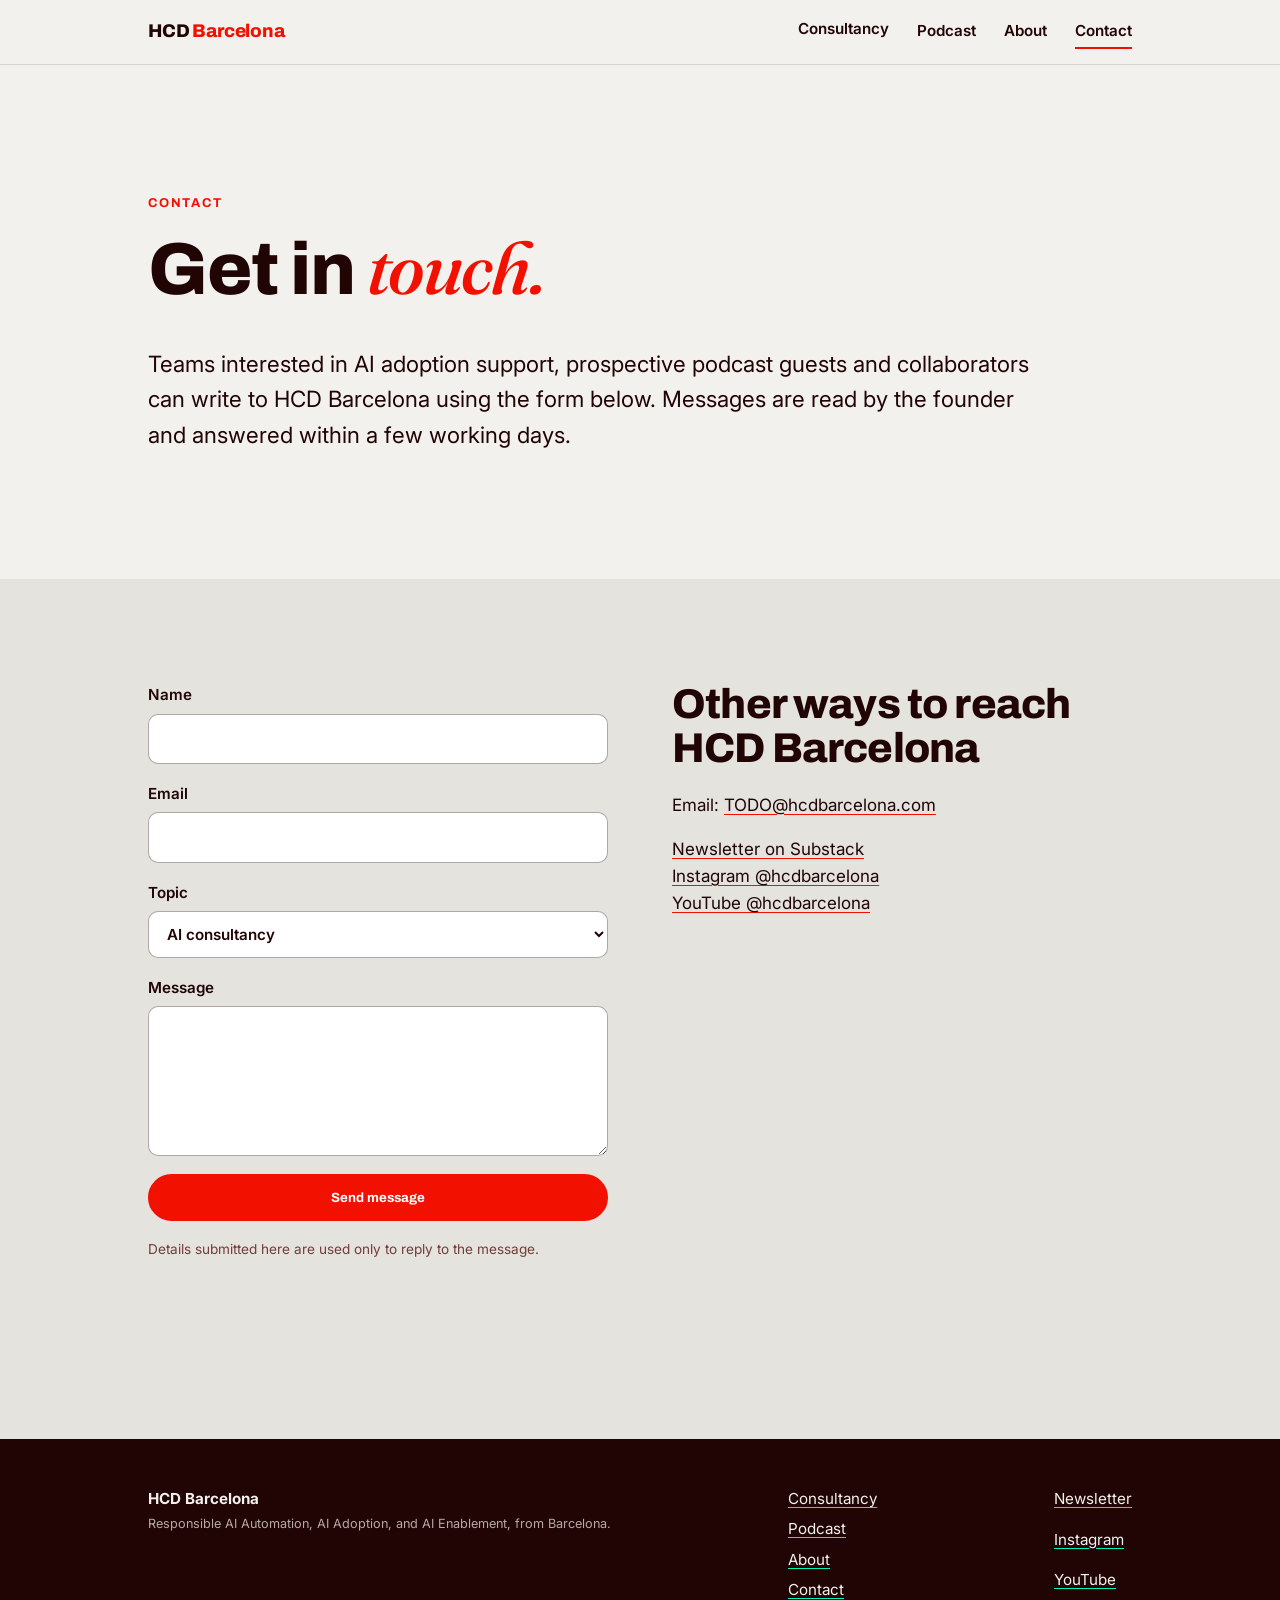
<file: contact/index.html>
<!doctype html>
<html lang="en">
<head>
<meta charset="utf-8">
<meta name="viewport" content="width=device-width, initial-scale=1">
<title>Contact | HCD Barcelona</title>
<meta name="description" content="Contact HCD Barcelona about AI adoption for a team, podcast guest suggestions or collaborations.">
<meta property="og:title" content="Contact | HCD Barcelona">
<meta property="og:description" content="Contact HCD Barcelona about AI adoption for a team, podcast guest suggestions or collaborations.">
<meta property="og:type" content="website">
<meta property="og:url" content="https://hcdbarcelona.com/contact/">
<link rel="canonical" href="https://hcdbarcelona.com/contact/">
<link rel="preconnect" href="https://fonts.googleapis.com">
<link rel="preconnect" href="https://fonts.gstatic.com" crossorigin>
<link href="https://fonts.googleapis.com/css2?family=Archivo:wght@600;700;800&family=Fraunces:ital,wght@1,500&family=Inter:wght@400;600&display=swap" rel="stylesheet">
<link rel="icon" type="image/png" href="../assets/img/favicon.png">
<meta property="og:image" content="https://hcdbarcelona.com/assets/img/hcd-square.png">
<link rel="stylesheet" href="../css/style.css?v=20261007q">
</head>
<body>
<header class="site-header"><div class="wrap">
  <a class="brand" href="../">HCD <span>Barcelona</span></a>
  <nav class="nav" aria-label="Main">
    <div class="has-sub">
      <a href="../consultancy/">Consultancy</a>
      <div class="submenu"><div>
        <a href="../consultancy/">Services &amp; pricing</a>
        <a href="../consultancy/#case-studies">Case studies</a>
      </div></div>
    </div>
    <a href="../podcast/">Podcast</a>
    <a href="../about/">About</a>
    <a href="../contact/">Contact</a>
  </nav>
</div></header>

<main>
<section class="hero"><div class="wrap">
  <p class="eyebrow">Contact</p>
  <h1>Get in <em>touch.</em></h1>
  <p class="lede">Teams interested in AI adoption support, prospective podcast guests and collaborators can write to HCD Barcelona using the form below. Messages are read by the founder and answered within a few working days.</p>
</div></section>

<section class="band"><div class="wrap split">
  <!-- TODO: replace data-endpoint with the Formspree/Web3Forms URL -->
  <form id="contact-form" data-endpoint="TODO" method="post">
    <label>Name <input name="name" required autocomplete="name"></label>
    <label>Email <input type="email" name="email" required autocomplete="email"></label>
    <label>Topic
      <select name="topic">
        <option>AI consultancy</option>
        <option>Podcast: guest or collaboration</option>
        <option>Something else</option>
      </select>
    </label>
    <label>Message <textarea name="message" required></textarea></label>
    <input class="hp" type="text" name="_gotcha" tabindex="-1" autocomplete="off" aria-hidden="true">
    <button class="btn" type="submit">Send message</button>
    <p class="note">Details submitted here are used only to reply to the message.</p>
    <p class="status" id="form-status" role="status"></p>
  </form>
  <div>
    <h2>Other ways to reach HCD Barcelona</h2>
    <!-- TODO: add real email address and Calendly link -->
    <p>Email: <a href="mailto:TODO@hcdbarcelona.com">TODO@hcdbarcelona.com</a></p>
    <p><a href="https://ladaria.substack.com" rel="noopener">Newsletter on Substack</a><br>
       <a href="https://www.instagram.com/hcdbarcelona" rel="noopener">Instagram @hcdbarcelona</a><br>
       <a href="https://www.youtube.com/@hcdbarcelona" rel="noopener">YouTube @hcdbarcelona</a></p>
  </div>
</div></section>
</main>

<footer class="site-footer"><div class="wrap">
  <div><strong>HCD Barcelona</strong><br><small>Responsible AI Automation, AI Adoption, and AI Enablement, from Barcelona.</small></div>
  <ul>
    <li><a href="../consultancy/">Consultancy</a></li>
    <li><a href="../podcast/">Podcast</a></li>
    <li><a href="../about/">About</a></li>
    <li><a href="../contact/">Contact</a></li>
  </ul>
  <ul>
    <li><a href="https://ladaria.substack.com" rel="noopener">Newsletter</a></li>
    <li><a href="https://www.instagram.com/hcdbarcelona" rel="noopener">Instagram</a></li>
    <li><a href="https://www.youtube.com/@hcdbarcelona" rel="noopener">YouTube</a></li>
    <!-- TODO: add LinkedIn URL -->
  </ul>
</div></footer>
<script src="../js/main.js?v=20261007q"></script>
</body>
</html>
</file>
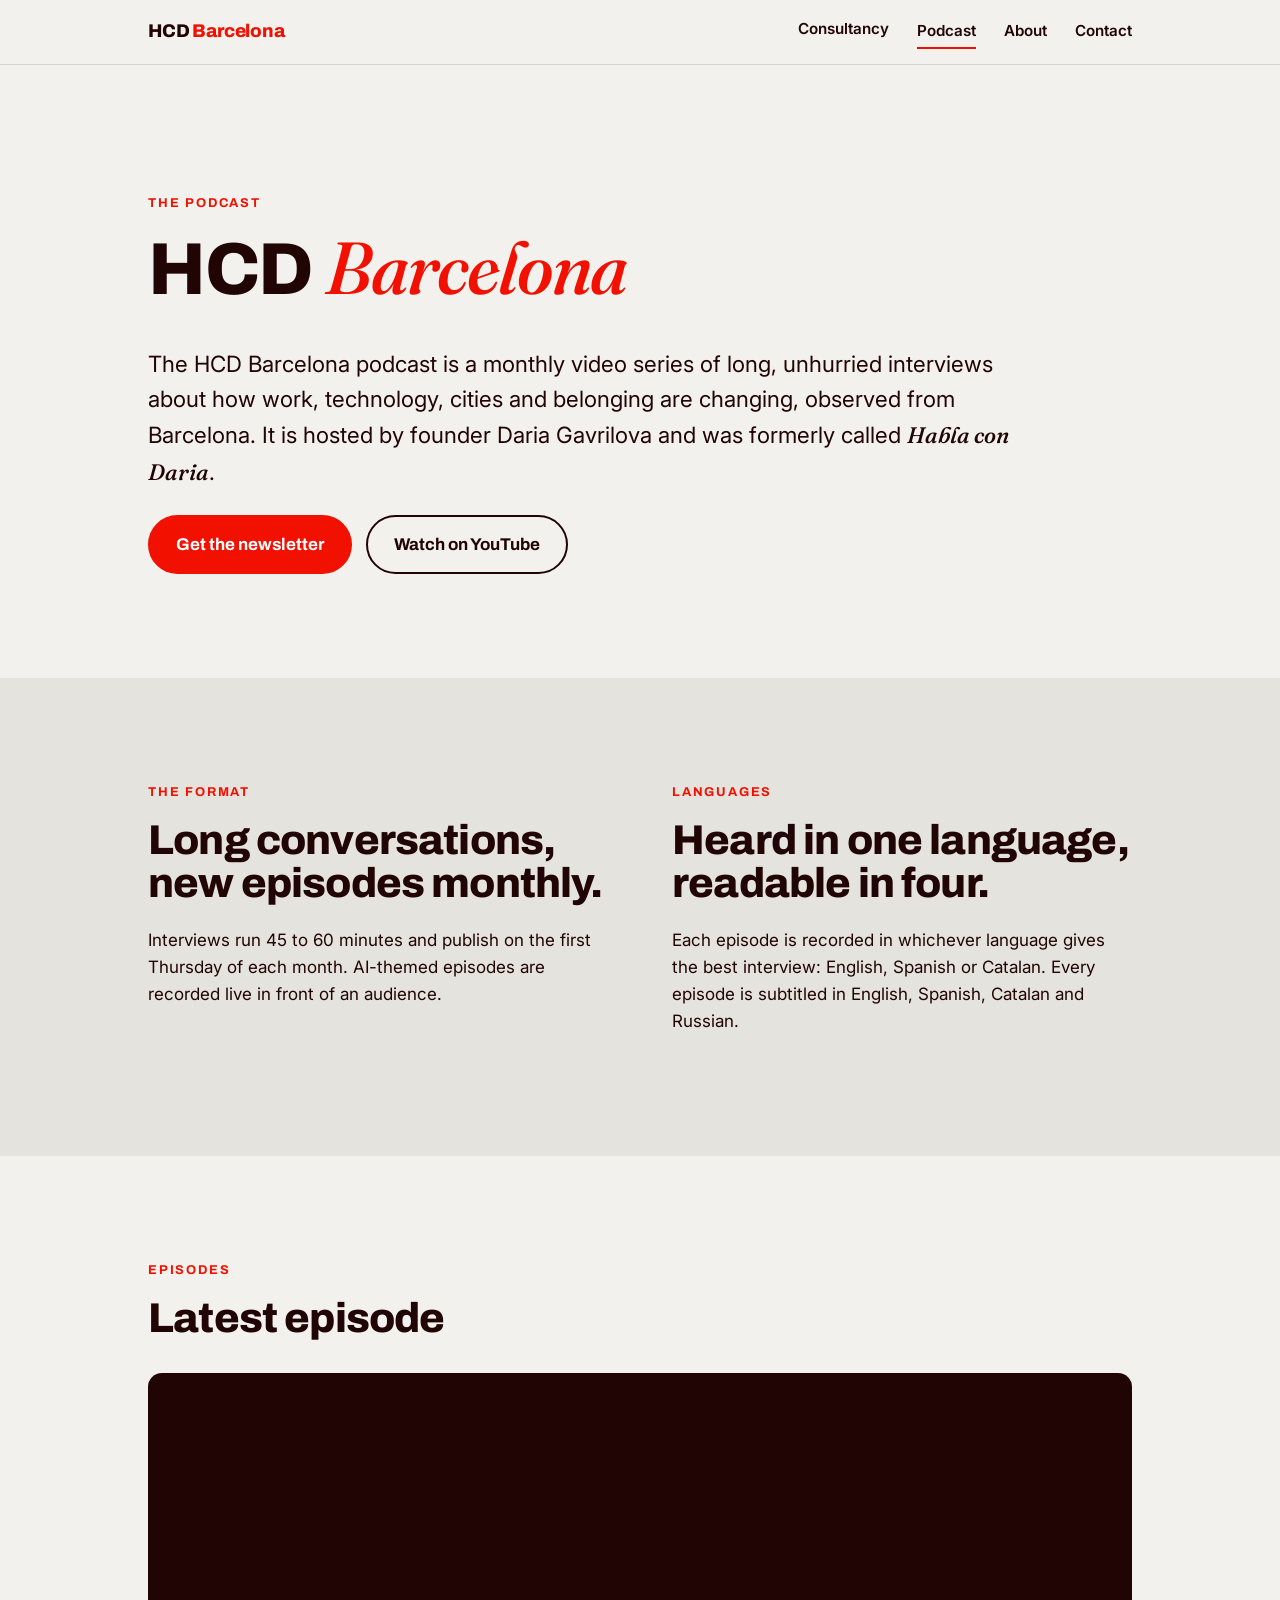
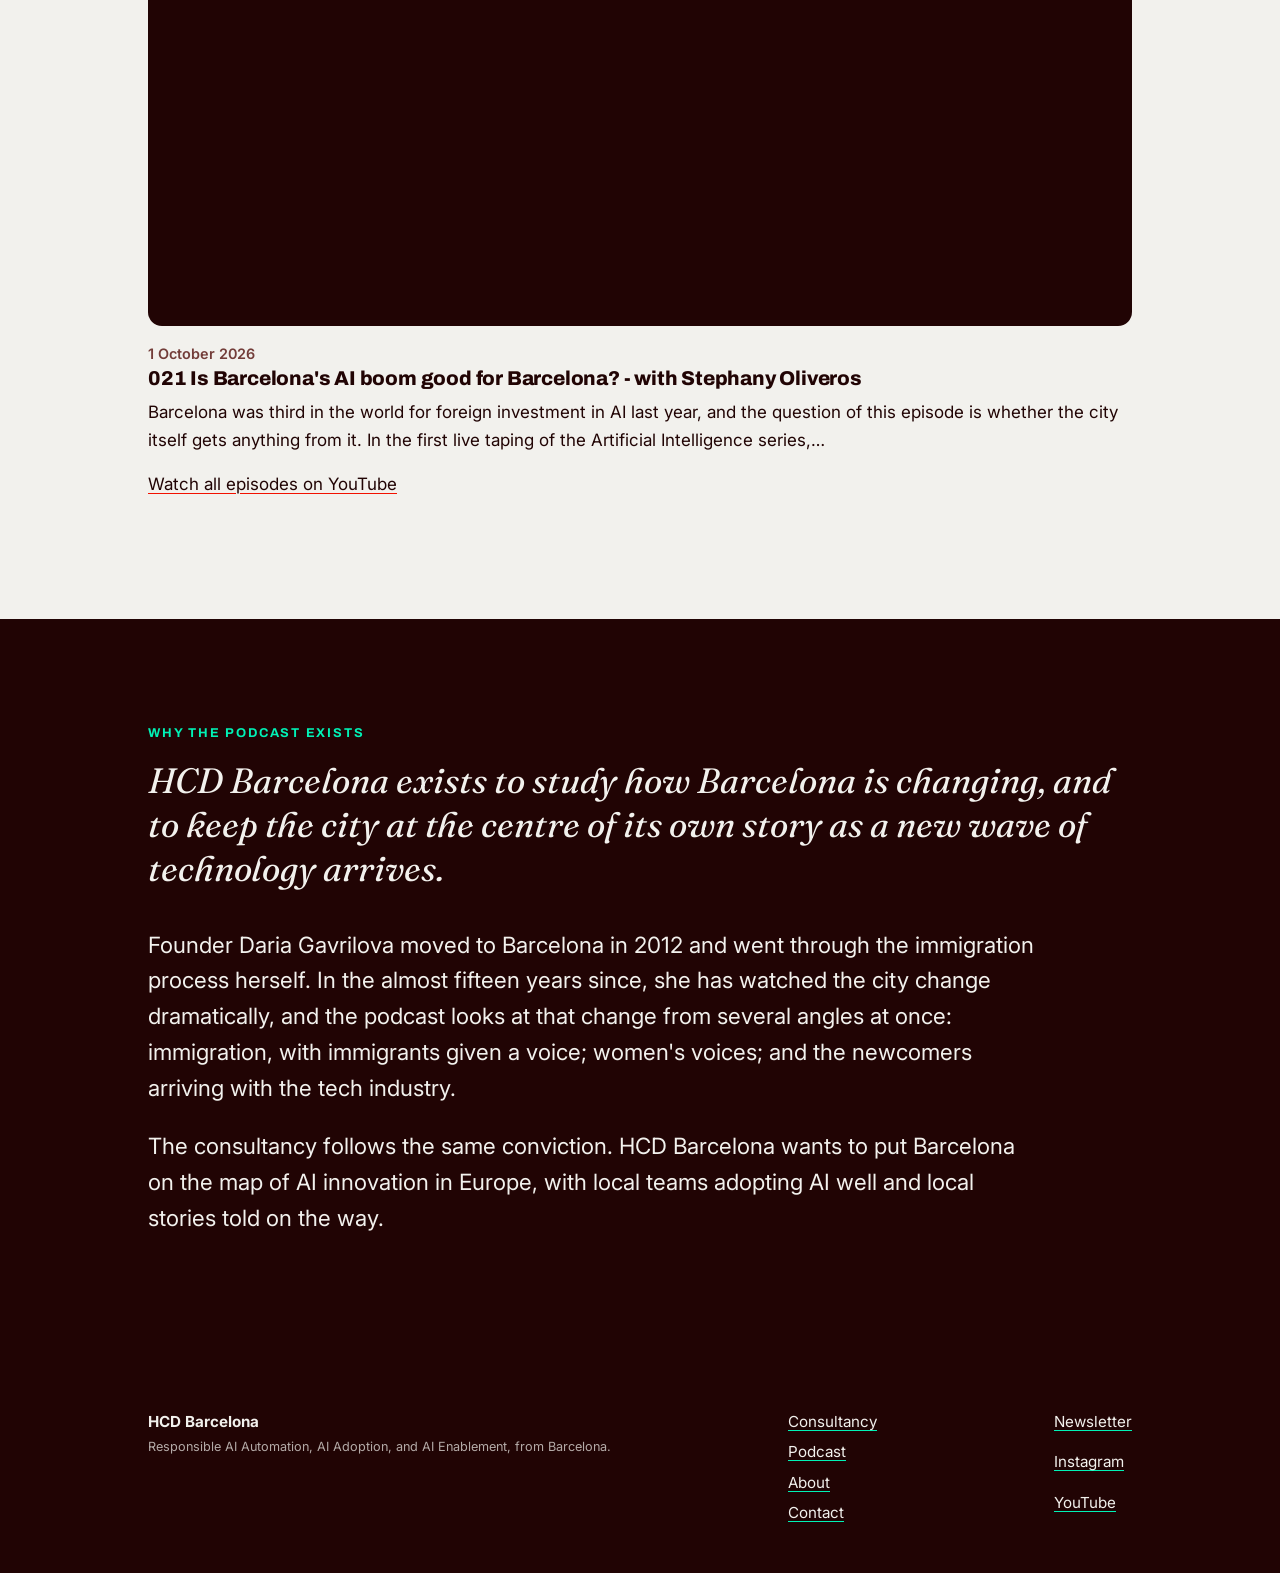
<file: podcast/index.html>
<!doctype html>
<html lang="en">
<head>
<meta charset="utf-8">
<meta name="viewport" content="width=device-width, initial-scale=1">
<title>Podcast | HCD Barcelona</title>
<meta name="description" content="The HCD Barcelona podcast is a monthly video series of long interviews about how work, technology, cities and belonging are changing, observed from Barcelona.">
<meta property="og:title" content="Podcast | HCD Barcelona">
<meta property="og:description" content="The HCD Barcelona podcast is a monthly video series of long interviews about how work, technology, cities and belonging are changing, observed from Barcelona.">
<meta property="og:type" content="website">
<meta property="og:url" content="https://hcdbarcelona.com/podcast/">
<link rel="canonical" href="https://hcdbarcelona.com/podcast/">
<link rel="preconnect" href="https://fonts.googleapis.com">
<link rel="preconnect" href="https://fonts.gstatic.com" crossorigin>
<link href="https://fonts.googleapis.com/css2?family=Archivo:wght@600;700;800&family=Fraunces:ital,wght@1,500&family=Inter:wght@400;600&display=swap" rel="stylesheet">
<link rel="icon" type="image/png" href="../assets/img/favicon.png">
<meta property="og:image" content="https://hcdbarcelona.com/assets/img/hcd-square.png">
<link rel="stylesheet" href="../css/style.css?v=20261007q">
</head>
<body>
<header class="site-header"><div class="wrap">
  <a class="brand" href="../">HCD <span>Barcelona</span></a>
  <nav class="nav" aria-label="Main">
    <div class="has-sub">
      <a href="../consultancy/">Consultancy</a>
      <div class="submenu"><div>
        <a href="../consultancy/">Services &amp; pricing</a>
        <a href="../consultancy/#case-studies">Case studies</a>
      </div></div>
    </div>
    <a href="../podcast/">Podcast</a>
    <a href="../about/">About</a>
    <a href="../contact/">Contact</a>
  </nav>
</div></header>

<main>
<section class="hero"><div class="wrap">
  <p class="eyebrow">The podcast</p>
  <h1>HCD <em>Barcelona</em></h1>
  <p class="lede">The HCD Barcelona podcast is a monthly video series of long, unhurried interviews about how work, technology, cities and belonging are changing, observed from Barcelona. It is hosted by founder Daria Gavrilova and was formerly called <em>Habla con Daria</em>.</p>
  <div class="actions">
    <a class="btn" href="https://ladaria.substack.com" rel="noopener">Get the newsletter</a>
    <a class="btn ghost" href="https://www.youtube.com/@hcdbarcelona" rel="noopener">Watch on YouTube</a>
    <!-- TODO: add Spotify button once the URL is confirmed -->
  </div>
</div></section>

<section class="band"><div class="wrap split">
  <div>
    <p class="eyebrow">The format</p>
    <h2>Long conversations, new episodes monthly.</h2>
    <p>Interviews run 45 to 60 minutes and publish on the first Thursday of each month. AI-themed episodes are recorded live in front of an audience.</p>
  </div>
  <div>
    <p class="eyebrow">Languages</p>
    <h2>Heard in one language, readable in four.</h2>
    <p>Each episode is recorded in whichever language gives the best interview: English, Spanish or Catalan. Every episode is subtitled in English, Spanish, Catalan and Russian.</p>
  </div>
</div></section>

<section><div class="wrap">
  <p class="eyebrow">Episodes</p>
  <h2>Latest episode</h2>
  <div id="latest"><p>New episodes are on the way. Subscribers to the HCD Barcelona newsletter hear first.</p></div>
  <p><a href="https://www.youtube.com/playlist?list=PLIeaB-Dff3uE" rel="noopener">Watch all episodes on YouTube</a></p>
</div></section>

<section class="dark"><div class="wrap">
  <p class="eyebrow">Why the podcast exists</p>
  <p class="pull">HCD Barcelona exists to study how Barcelona is changing, and to keep the city at the centre of its own story as a new wave of technology arrives.</p>
  <p class="lede" style="margin-top:1.5rem">Founder Daria Gavrilova moved to Barcelona in 2012 and went through the immigration process herself. In the almost fifteen years since, she has watched the city change dramatically, and the podcast looks at that change from several angles at once: immigration, with immigrants given a voice; women's voices; and the newcomers arriving with the tech industry.</p>
  <p class="lede">The consultancy follows the same conviction. HCD Barcelona wants to put Barcelona on the map of AI innovation in Europe, with local teams adopting AI well and local stories told on the way.</p>
</div></section>
</main>

<footer class="site-footer"><div class="wrap">
  <div><strong>HCD Barcelona</strong><br><small>Responsible AI Automation, AI Adoption, and AI Enablement, from Barcelona.</small></div>
  <ul>
    <li><a href="../consultancy/">Consultancy</a></li>
    <li><a href="../podcast/">Podcast</a></li>
    <li><a href="../about/">About</a></li>
    <li><a href="../contact/">Contact</a></li>
  </ul>
  <ul>
    <li><a href="https://ladaria.substack.com" rel="noopener">Newsletter</a></li>
    <li><a href="https://www.instagram.com/hcdbarcelona" rel="noopener">Instagram</a></li>
    <li><a href="https://www.youtube.com/@hcdbarcelona" rel="noopener">YouTube</a></li>
    <!-- TODO: add LinkedIn URL -->
  </ul>
</div></footer>
<script src="../js/main.js?v=20261007q"></script>
</body>
</html>
</file>
<file: css/style.css>
:root {
  --cream: #e4e3dd;
  --paper: #f2f1ed;
  --red: #f21100;
  --brown: #733d39;
  --black: #210404;
  --blue: #3e0486;
  --mint-dark: #397365;
  --mint: #00f2b6;
  --maxw: 1080px;
  --pad: clamp(20px, 5vw, 48px);
}

*, *::before, *::after { box-sizing: border-box; }
html { scroll-behavior: smooth; }
body {
  margin: 0;
  background: var(--paper);
  color: var(--black);
  font-family: "Inter", system-ui, -apple-system, "Segoe UI", sans-serif;
  font-size: 1.0625rem;
  line-height: 1.6;
  -webkit-font-smoothing: antialiased;
}
img, iframe { max-width: 100%; display: block; }
a { color: inherit; text-decoration-color: var(--red); text-underline-offset: 3px; }
a:hover { color: var(--red); }

h1, h2, h3 {
  font-family: "Archivo", "Arial Black", sans-serif;
  font-weight: 800;
  line-height: 1.05;
  letter-spacing: -0.02em;
  margin: 0 0 0.5em;
}
h1 { font-size: clamp(2.4rem, 7vw, 4.6rem); }
h2 { font-size: clamp(1.7rem, 4vw, 2.6rem); }
h3 { font-size: 1.25rem; letter-spacing: -0.01em; }
em, .serif { font-family: "Fraunces", Georgia, serif; font-style: italic; font-weight: 500; }
p { margin: 0 0 1em; }
.lede { font-size: clamp(1.15rem, 2.4vw, 1.4rem); max-width: 40em; }

.wrap { max-width: var(--maxw); margin: 0 auto; padding: 0 var(--pad); }
section { padding: clamp(48px, 9vw, 104px) 0; }
.band { background: var(--cream); }
.dark { background: var(--black); color: var(--paper); }
.dark a { text-decoration-color: var(--mint); }
.eyebrow {
  font-family: "Archivo", sans-serif;
  font-weight: 700;
  font-size: 0.8rem;
  letter-spacing: 0.14em;
  text-transform: uppercase;
  color: var(--red);
  margin-bottom: 1rem;
}
.dark .eyebrow { color: var(--mint); }

/* header */
.site-header {
  position: sticky; top: 0; z-index: 10;
  background: var(--paper);
  border-bottom: 1px solid rgba(33, 4, 4, 0.12);
}
.site-header .wrap { display: flex; align-items: center; justify-content: space-between; gap: 16px; min-height: 64px; flex-wrap: wrap; }
.brand { font-family: "Archivo", sans-serif; font-weight: 800; text-decoration: none; letter-spacing: -0.01em; font-size: 1.15rem; }
.brand span { color: var(--red); }
.nav { display: flex; gap: clamp(14px, 3vw, 28px); flex-wrap: wrap; }
.nav a { text-decoration: none; font-weight: 600; font-size: 0.95rem; padding: 4px 0; border-bottom: 2px solid transparent; }
.nav a:hover, .nav a[aria-current="page"] { border-bottom-color: var(--red); color: inherit; }

/* buttons */
.btn {
  display: inline-block;
  background: var(--red); color: #fff;
  font-family: "Archivo", sans-serif; font-weight: 700;
  padding: 14px 26px; border-radius: 999px;
  text-decoration: none; border: 2px solid var(--red);
  transition: transform .15s ease, background .15s ease;
}
.btn:hover { color: #fff; background: var(--black); border-color: var(--black); transform: translateY(-1px); }
.btn.ghost { background: transparent; color: inherit; border-color: currentColor; }
.btn.ghost:hover { background: var(--black); color: var(--paper); border-color: var(--black); }
.actions { display: flex; gap: 14px; flex-wrap: wrap; margin-top: 1.5rem; }

/* hero */
.hero { padding-top: clamp(56px, 11vw, 128px); }
.hero h1 em { color: var(--red); }

/* grids / cards */
.grid { display: grid; gap: 24px; grid-template-columns: repeat(auto-fit, minmax(min(100%, 260px), 1fr)); margin-top: 2rem; }
.card { background: var(--paper); border: 1px solid rgba(33, 4, 4, 0.14); border-radius: 14px; padding: 28px; }
.band .card { background: var(--paper); }
.dark .card { background: rgba(255,255,255,0.05); border-color: rgba(255,255,255,0.16); }
.card .num { font-family: "Archivo", sans-serif; font-weight: 800; color: var(--red); font-size: 0.9rem; letter-spacing: .1em; }
.grid.wide { grid-template-columns: repeat(auto-fit, minmax(min(100%, 420px), 1fr)); }
.split { display: grid; gap: clamp(24px, 5vw, 64px); grid-template-columns: repeat(auto-fit, minmax(min(100%, 300px), 1fr)); align-items: start; }

.pull { font-family: "Fraunces", Georgia, serif; font-style: italic; font-size: clamp(1.4rem, 3.4vw, 2.2rem); line-height: 1.25; max-width: 28em; }
.tags { display: flex; flex-wrap: wrap; gap: 8px; list-style: none; padding: 0; margin: 1rem 0 0; }
.tags li { border: 1px solid currentColor; border-radius: 999px; padding: 4px 14px; font-size: 0.9rem; }

/* podcast */
.embed { aspect-ratio: 16 / 9; width: 100%; border: 0; border-radius: 14px; background: var(--black); }
#latest { margin-top: 2rem; }
#latest .meta { color: var(--brown); font-size: 0.9rem; font-weight: 600; margin: 1rem 0 .2rem; }
.episodes { list-style: none; padding: 0; margin: 2rem 0 0; display: grid; gap: 16px; }
.episodes li { padding: 20px 24px; border: 1px solid rgba(33,4,4,.14); border-radius: 14px; background: var(--paper); }
.episodes .meta { color: var(--brown); font-size: 0.9rem; font-weight: 600; }
.episodes h3 { margin: .2rem 0 .4rem; }

/* free call strip and prices */
.freecall { display: flex; align-items: center; justify-content: center; gap: 6px 16px; flex-wrap: wrap; width: 100%; margin-top: 2rem; padding: 14px 24px; background: var(--red); color: #fff; border: 2px solid var(--red); border-radius: 999px; font-family: "Archivo", sans-serif; font-weight: 800; font-size: 1.3rem; text-decoration: none; transition: background .15s ease, border-color .15s ease; }
.freecall small { font-family: "Inter", sans-serif; font-weight: 600; font-size: 0.9rem; opacity: .92; }
.freecall:hover { background: var(--black); border-color: var(--black); color: #fff; }
.freenote { text-align: center; color: var(--brown); font-size: 0.95rem; margin: .8rem auto 0; max-width: 40em; }
.price { font-family: "Archivo", sans-serif; font-weight: 800; font-size: clamp(2.1rem, 4.5vw, 3rem); line-height: 1; letter-spacing: -0.02em; margin: .3rem 0 .5rem; }
.price.soft { font-size: clamp(1.4rem, 3vw, 1.8rem); color: var(--brown); }

/* photos */
.photo { margin: 0; }
.photo img { display: block; width: 100%; height: auto; border-radius: 14px; }
.photo figcaption { font-size: 0.9rem; color: var(--brown); margin-top: .7rem; }
.dark .photo figcaption { color: rgba(242, 241, 237, .7); }
.photo.portrait img { aspect-ratio: 4 / 5; object-fit: cover; object-position: center top; max-width: 420px; }

/* client logos */
.logos-band { padding: clamp(32px, 5vw, 56px) 0; text-align: center; }
.logos-band .eyebrow { margin-bottom: 0; }
.logos-band .logos { justify-content: center; margin-top: 1.75rem; }
.logos { list-style: none; padding: 0; margin: 2.5rem 0 0; display: flex; flex-wrap: wrap; align-items: center; gap: 32px clamp(32px, 6vw, 72px); }
.logos img { height: 56px; width: auto; max-width: 100%; filter: grayscale(1); opacity: .85; transition: filter .2s ease, opacity .2s ease; }
.logos img[alt^="Universitat"] { height: 76px; }
.logos img[alt="Product School"] { height: 96px; }
.logos a { display: block; line-height: 0; }
.logos img[alt="Kommersant"] { height: 72px; }
.logos img:hover { filter: none; opacity: 1; }

/* form */
form { display: grid; gap: 18px; max-width: 560px; }
label { font-weight: 600; font-size: 0.95rem; display: grid; gap: 6px; }
input, textarea, select {
  font: inherit; padding: 12px 14px; border-radius: 10px;
  border: 1.5px solid rgba(33,4,4,.35); background: #fff; color: var(--black);
}
input:focus, textarea:focus, select:focus { outline: 3px solid var(--mint); outline-offset: 1px; border-color: var(--black); }
textarea { min-height: 150px; resize: vertical; }
.hp { position: absolute; left: -9999px; }
.note { font-size: 0.85rem; color: var(--brown); }
.status { font-weight: 600; min-height: 1.5em; }

/* footer */
.site-footer { background: var(--black); color: var(--paper); padding: 48px 0; font-size: 0.95rem; }
.site-footer .wrap { display: flex; flex-wrap: wrap; gap: 24px 48px; justify-content: space-between; }
.site-footer ul { list-style: none; padding: 0; margin: 0; display: grid; gap: 6px; }
.site-footer a { text-decoration-color: var(--mint); }
.site-footer small { opacity: .7; }

:focus-visible { outline: 3px solid var(--mint); outline-offset: 2px; }
@media (prefers-reduced-motion: reduce) { * { transition: none !important; scroll-behavior: auto !important; } }

/* nav dropdown */
.nav .has-sub { position: relative; }
.nav .submenu { display: none; position: absolute; top: 100%; left: -14px; padding-top: 12px; z-index: 20; }
.nav .submenu > div { background: var(--paper); border: 1px solid rgba(33, 4, 4, 0.14); border-radius: 12px; padding: 8px; box-shadow: 0 10px 28px rgba(33, 4, 4, 0.12); min-width: 190px; }
.nav .has-sub:hover .submenu, .nav .has-sub:focus-within .submenu { display: block; }
.nav .submenu a { display: block; padding: 9px 12px; border-bottom: 0; border-radius: 8px; white-space: nowrap; font-weight: 600; font-size: 0.95rem; }
.nav .submenu a:hover { background: var(--cream); color: var(--black); }
@media (max-width: 700px) { .nav .submenu { display: none !important; } }

/* case studies */
#case-studies { scroll-margin-top: 72px; }
.cases { gap: 28px; margin-top: 2.5rem; }
.cases .card:last-child:nth-child(odd) { grid-column: 1 / -1; }
.case .tag { font-family: "Archivo", sans-serif; font-weight: 700; font-size: 0.78rem; letter-spacing: .1em; text-transform: uppercase; color: var(--red); margin-bottom: .6rem; }
.case .metric { font-family: "Archivo", sans-serif; font-weight: 800; font-size: clamp(2rem, 4.6vw, 2.9rem); line-height: 1.02; letter-spacing: -0.02em; margin: 0 0 .4rem; }
.case .metric .arrow { color: var(--red); }
.case h3 { margin-top: 1.1rem; }
.bars { margin: 1.1rem 0 1.3rem; display: grid; gap: 7px; }
.bar-group { font-size: 0.78rem; font-weight: 700; letter-spacing: .06em; text-transform: uppercase; color: var(--brown); margin: .7rem 0 0; }
.bar-row { display: grid; grid-template-columns: 76px 1fr 64px; align-items: center; gap: 12px; font-size: 0.88rem; }
.bar-label { color: var(--brown); font-weight: 600; }
.bar-val { font-weight: 700; text-align: right; }
.bar { height: 10px; border-radius: 999px; background: rgba(33, 4, 4, 0.1); overflow: hidden; display: block; }
.bar i { display: block; height: 100%; border-radius: 999px; background: var(--red); }
.bar i.was { background: rgba(115, 61, 57, 0.45); }
.steps { list-style: none; padding: 0; margin: 1.1rem 0 1.3rem; display: flex; flex-wrap: wrap; gap: 8px; counter-reset: s; }
.steps li { counter-increment: s; border: 1px solid rgba(33, 4, 4, 0.25); border-radius: 999px; padding: 6px 14px; font-size: 0.88rem; font-weight: 600; }
.steps li::before { content: counter(s) "  "; color: var(--red); font-family: "Archivo", sans-serif; font-weight: 800; }
@media (max-width: 480px) { .bar-row { grid-template-columns: 62px 1fr 56px; gap: 8px; } }

.steps.plain li::before { content: none; }

/* stat row */
.stats { display: grid; grid-template-columns: repeat(auto-fit, minmax(110px, 1fr)); gap: 14px; margin: 1.1rem 0 1.3rem; }
.stats .stat { margin: 0; padding-top: 12px; border-top: 2px solid var(--red); }
.stats .stat strong { display: block; font-family: "Archivo", sans-serif; font-weight: 800; font-size: clamp(1.7rem, 3.4vw, 2.2rem); line-height: 1; letter-spacing: -0.02em; }
.stats .stat span { display: block; margin-top: .4rem; font-size: 0.82rem; line-height: 1.35; color: var(--brown); }

/* promo video */
.promo { margin: 2.25rem 0 0; max-width: 880px; }
.promo video { display: block; width: 100%; height: auto; aspect-ratio: 16 / 9; border-radius: 14px; background: var(--black); }
</file>
